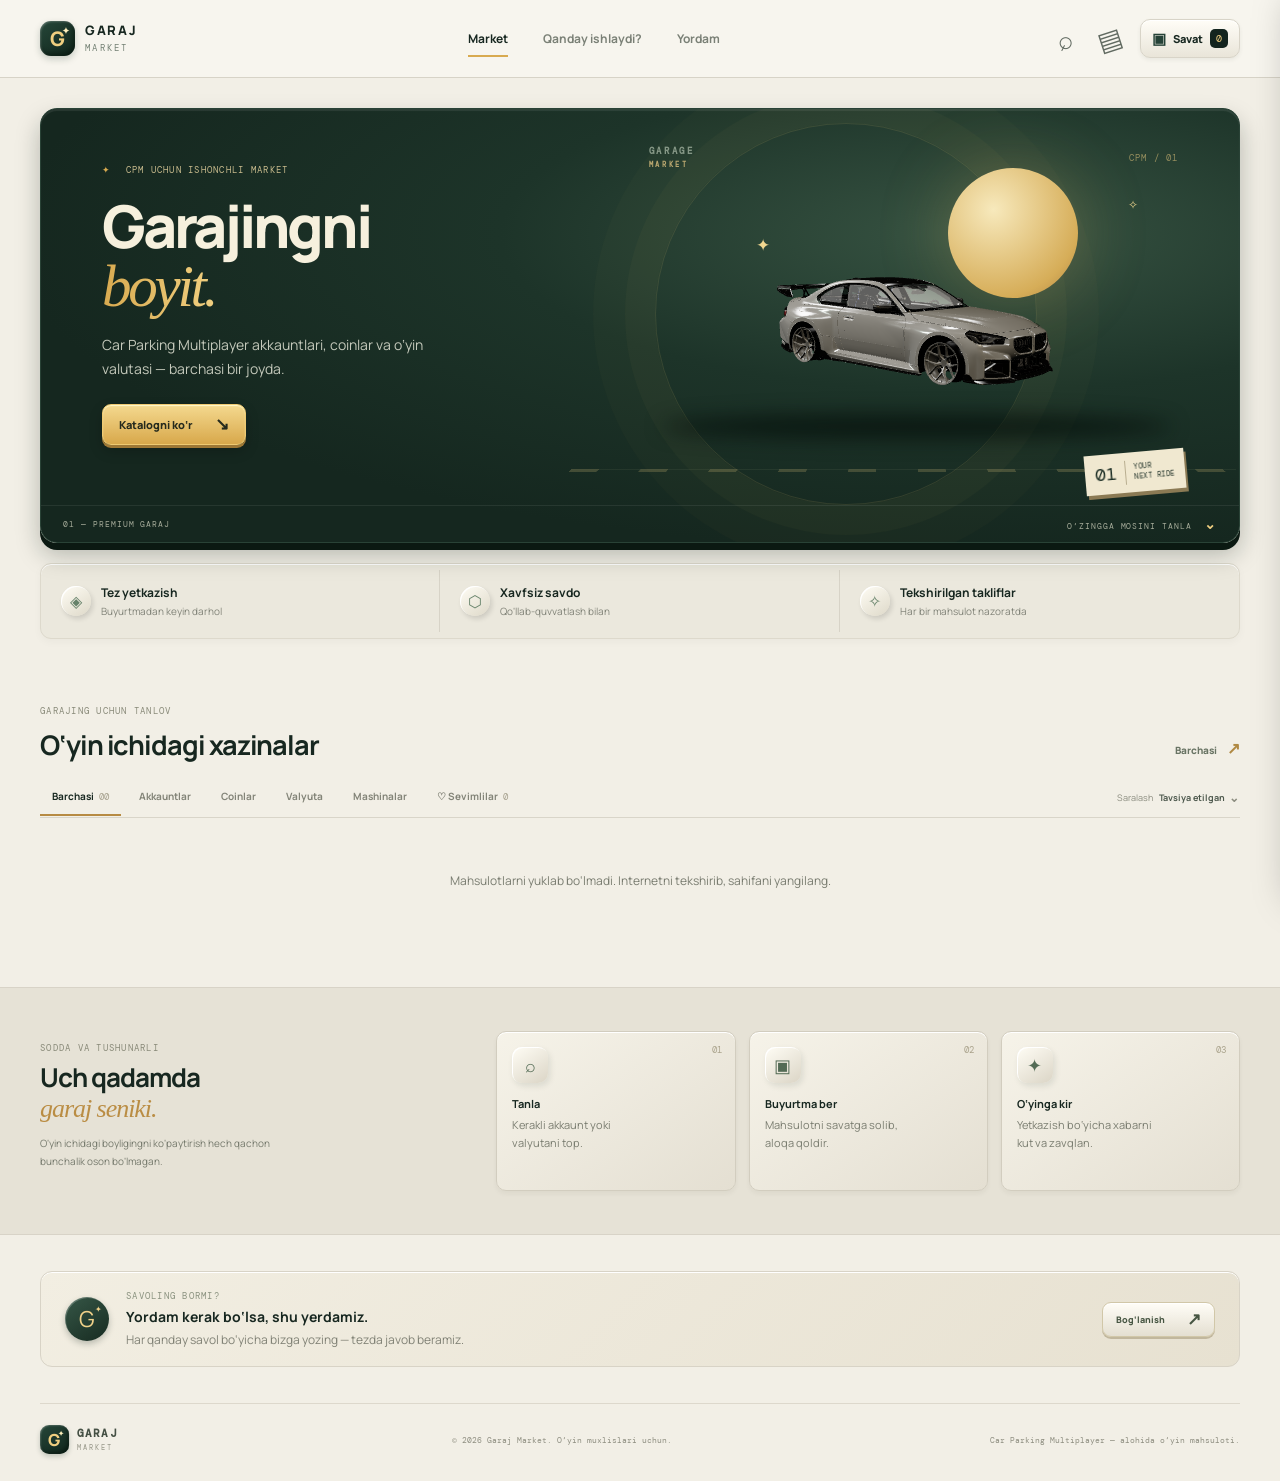
<file: index.html>
<!doctype html>
<html lang="uz">
<head>
  <meta charset="utf-8" />
  <meta name="viewport" content="width=device-width, initial-scale=1" />
  <meta name="theme-color" content="#13241e" />
  <title>Garaj Market — Car Parking Multiplayer akkaunt, coin va mashinalar</title>
  <meta name="description" content="Garaj Market — Car Parking Multiplayer uchun akkauntlar, coinlar, o‘yin valyutasi va tayyor mashinalar do‘koni. Tez yetkazish, xavfsiz savdo, tekshirilgan takliflar." />
  <meta property="og:title" content="Garaj Market — Garajingni boyit" />
  <meta property="og:description" content="CPM akkauntlari, coinlar, o‘yin valyutasi va tayyor mashinalar — barchasi bir joyda. Tez yetkazish va xavfsiz savdo." />
  <meta property="og:type" content="website" />
  <meta property="og:image" content="og-cover.jpg" />
  <meta property="og:image:width" content="1200" />
  <meta property="og:image:height" content="630" />
  <meta property="og:locale" content="uz_UZ" />
  <meta name="twitter:card" content="summary_large_image" />
  <meta name="twitter:title" content="Garaj Market — Garajingni boyit" />
  <meta name="twitter:description" content="CPM akkauntlari, coinlar, o‘yin valyutasi va tayyor mashinalar — barchasi bir joyda." />
  <meta name="twitter:image" content="og-cover.jpg" />
  <link rel="icon" href="data:image/svg+xml,%3Csvg xmlns='http://www.w3.org/2000/svg' viewBox='0 0 64 64'%3E%3Crect width='64' height='64' rx='14' fill='%2313241e'/%3E%3Ctext x='32' y='44' font-family='Arial,sans-serif' font-size='36' font-weight='bold' fill='%23f0cf80' text-anchor='middle'%3EG%3C/text%3E%3C/svg%3E" />
  <link rel="preconnect" href="https://fonts.googleapis.com" />
  <link rel="preconnect" href="https://fonts.gstatic.com" crossorigin />
  <link href="https://fonts.googleapis.com/css2?family=DM+Mono:wght@400;500&family=Manrope:wght@400;500;600;700;800&display=swap" rel="stylesheet" />
  <link rel="stylesheet" href="styles.css" /><link rel="stylesheet" href="extras.css" /><link rel="stylesheet" href="polish.css" />
</head>
<body class="shop-page">
  <header class="shop-header">
    <a class="brand" href="index.html" aria-label="Garaj Market bosh sahifa"><span class="brand-mark">G<span>✦</span></span><span class="brand-name">GARAJ<span>MARKET</span></span></a>
    <nav class="main-nav"><a class="active" href="#market">Market</a><a href="#how">Qanday ishlaydi?</a><a href="#help">Yordam</a></nav>
    <div class="header-actions"><input class="header-search hidden" id="header-search" type="search" placeholder="Mahsulot qidirish…" aria-label="Mahsulot qidirish" /><button class="icon-button search-trigger" id="search-trigger" aria-label="Qidirish">⌕</button><button class="icon-button" id="track-open" aria-label="Buyurtmani kuzatish" title="Buyurtmani kuzatish">▤</button><button class="cart-button" id="cart-open"><span class="cart-glyph">▣</span><span>Savat</span><b id="cart-count">0</b></button></div>
  </header>

  <main>
    <section class="hero-wrap" id="market">
      <div class="hero-panel">
        <div class="hero-copy">
          <div class="eyebrow"><span class="mini-stars">✦</span> CPM UCHUN ISHONCHLI MARKET</div>
          <h1>Garajingni<br /><em>boyit.</em></h1>
          <p>Car Parking Multiplayer akkauntlari, coinlar va o‘yin valutasi — barchasi bir joyda.</p>
          <a class="primary-button" href="#catalog">Katalogni ko‘r <span>↘</span></a>
          
        </div>
        <div class="hero-art" aria-label="Car Parking Multiplayer avtomobili bezagi">
          <div class="sun-disc"></div><span class="road-label">CPM / 01</span><div class="spark spark-one">✦</div><div class="spark spark-two">✧</div>
          <div class="garage-sign">GARAGE<span>MARKET</span></div>
          <div class="car-shadow"></div><div class="car3d-wrap" id="car3d-wrap" aria-hidden="true"></div><div class="hero-car"><div class="car-spoiler"></div><div class="car-body"><div class="car-window"></div><div class="car-window rear"></div><div class="car-door"></div><div class="car-light"></div><div class="car-grille"></div></div><div class="wheel front"><i></i></div><div class="wheel back"><i></i></div></div>
          <div class="art-stamp"><b>01</b><span>YOUR<br />NEXT RIDE</span></div>
        </div>
        <div class="hero-bottom"><span>01 — PREMIUM GARAJ</span><span>O‘ZINGGA MOSINI TANLA <b>⌄</b></span></div>
      </div>
    </section>

    <section class="trust-strip" aria-label="Xizmat afzalliklari"><div><span class="trust-icon">◈</span><span><b>Tez yetkazish</b><small>Buyurtmadan keyin darhol</small></span></div><div><span class="trust-icon">⬡</span><span><b>Xavfsiz savdo</b><small>Qo‘llab-quvvatlash bilan</small></span></div><div><span class="trust-icon">✧</span><span><b>Tekshirilgan takliflar</b><small>Har bir mahsulot nazoratda</small></span></div></section>

    <section class="catalog-section" id="catalog">
      <div class="section-heading"><div><div class="eyebrow">GARAJING UCHUN TANLOV</div><h2>O‘yin ichidagi xazinalar</h2></div><a class="text-link" href="#catalog">Barchasi <span>↗</span></a></div>
      <div class="catalog-tools"><div class="filter-tabs" id="category-filters"><button class="filter active" data-filter="all">Barchasi <span>04</span></button><button class="filter" data-filter="account">Akkauntlar</button><button class="filter" data-filter="coin">Coinlar</button><button class="filter" data-filter="currency">Valyuta</button><button class="filter" data-filter="car">Mashinalar</button><button class="filter" data-filter="favs">♡ Sevimlilar <span id="fav-count">0</span></button></div><label class="sort-select">Saralash <select id="sort-products"><option value="featured">Tavsiya etilgan</option><option value="price-low">Arzonidan</option><option value="price-high">Qimmatidan</option></select><b>⌄</b></label></div>
      <div class="product-grid" id="product-grid" aria-live="polite"></div>
      <div class="empty-state hidden" id="empty-products">Bu bo‘limda hozircha mahsulot yo‘q. Boshqa turini tanlang.</div>
    </section>

    <section class="how-section" id="how"><div class="how-intro"><div class="eyebrow">SODDA VA TUSHUNARLI</div><h2>Uch qadamda<br /><em>garaj seniki.</em></h2><p>O‘yin ichidagi boyligingni ko‘paytirish hech qachon bunchalik oson bo‘lmagan.</p></div><div class="steps"><article><span>01</span><div class="step-icon">⌕</div><h3>Tanla</h3><p>Kerakli akkaunt yoki valyutani top.</p></article><article><span>02</span><div class="step-icon">▣</div><h3>Buyurtma ber</h3><p>Mahsulotni savatga solib, aloqa qoldir.</p></article><article><span>03</span><div class="step-icon">✦</div><h3>O‘yinga kir</h3><p>Yetkazish bo‘yicha xabarni kut va zavqlan.</p></article></div></section>
    <section class="help-banner" id="help"><div class="help-seal">G<span>✦</span></div><div><div class="eyebrow">SAVOLING BORMI?</div><h2>Yordam kerak bo‘lsa, shu yerdamiz.</h2><p>Har qanday savol bo‘yicha bizga yozing — tezda javob beramiz.</p></div><a class="secondary-button hidden" id="help-contact" href="#">Bog‘lanish <span>↗</span></a></section>
  </main>
  <footer class="shop-footer"><a class="brand" href="#"><span class="brand-mark">G<span>✦</span></span><span class="brand-name">GARAJ<span>MARKET</span></span></a><span>© 2026 Garaj Market. O‘yin muxlislari uchun.</span><span>Car Parking Multiplayer — alohida o‘yin mahsuloti.</span></footer>

  <div class="overlay hidden" id="cart-overlay"></div>
  <aside class="cart-drawer" id="cart-drawer" aria-label="Savat" aria-hidden="true"><div class="drawer-head"><div><div class="eyebrow">SENING TANLOVING</div><h2>Savat <span id="drawer-count">(0)</span></h2></div><button class="close-button" id="cart-close" aria-label="Yopish">×</button></div><div class="cart-items" id="cart-items"></div><div class="cart-empty" id="cart-empty"><div>▣</div><b>Savat hozircha bo‘sh</b><span>Garajingga keraklisini tanla.</span></div><form class="checkout-form hidden" id="checkout-form"><label>Ismingiz<input name="name" placeholder="Masalan, Aziz" required /></label><label>Telegram yoki telefon<input name="contact" placeholder="@username yoki +998…" required /></label><label>Izoh <span>(ixtiyoriy)</span><textarea name="note" rows="2" placeholder="Yetkazish bo‘yicha izoh"></textarea></label><div class="promo-row"><input id="promo-input" name="promo" placeholder="Promokod (ixtiyoriy)" maxlength="20" autocomplete="off" /><button type="button" id="promo-apply">Qo‘llash</button></div><div class="promo-message" id="promo-message"></div><button class="primary-button full-button" type="submit">Buyurtma berish <span>↗</span></button><small class="form-note">Buyurtmadan so‘ng sotuvchi siz bilan bog‘lanib, to‘lov va yetkazishni kelishadi.</small></form><div class="drawer-discount hidden" id="drawer-discount"><span>Chegirma (<b id="discount-code"></b>)</span><b id="discount-amount"></b></div><div class="drawer-total hidden" id="drawer-total"><span>Jami</span><b id="cart-total">0 so‘m</b></div></aside>
  <div class="toast" id="toast" role="status"></div>
  <script type="importmap">{ "imports": { "three": "./vendor/three/three.module.js" } }</script>
  <script src="mock-api.js"></script><script src="notify.js"></script><script src="shop.js"></script><script src="fx.js"></script>
  <script type="module" src="car3d.js"></script>
</body>
</html>
</file>
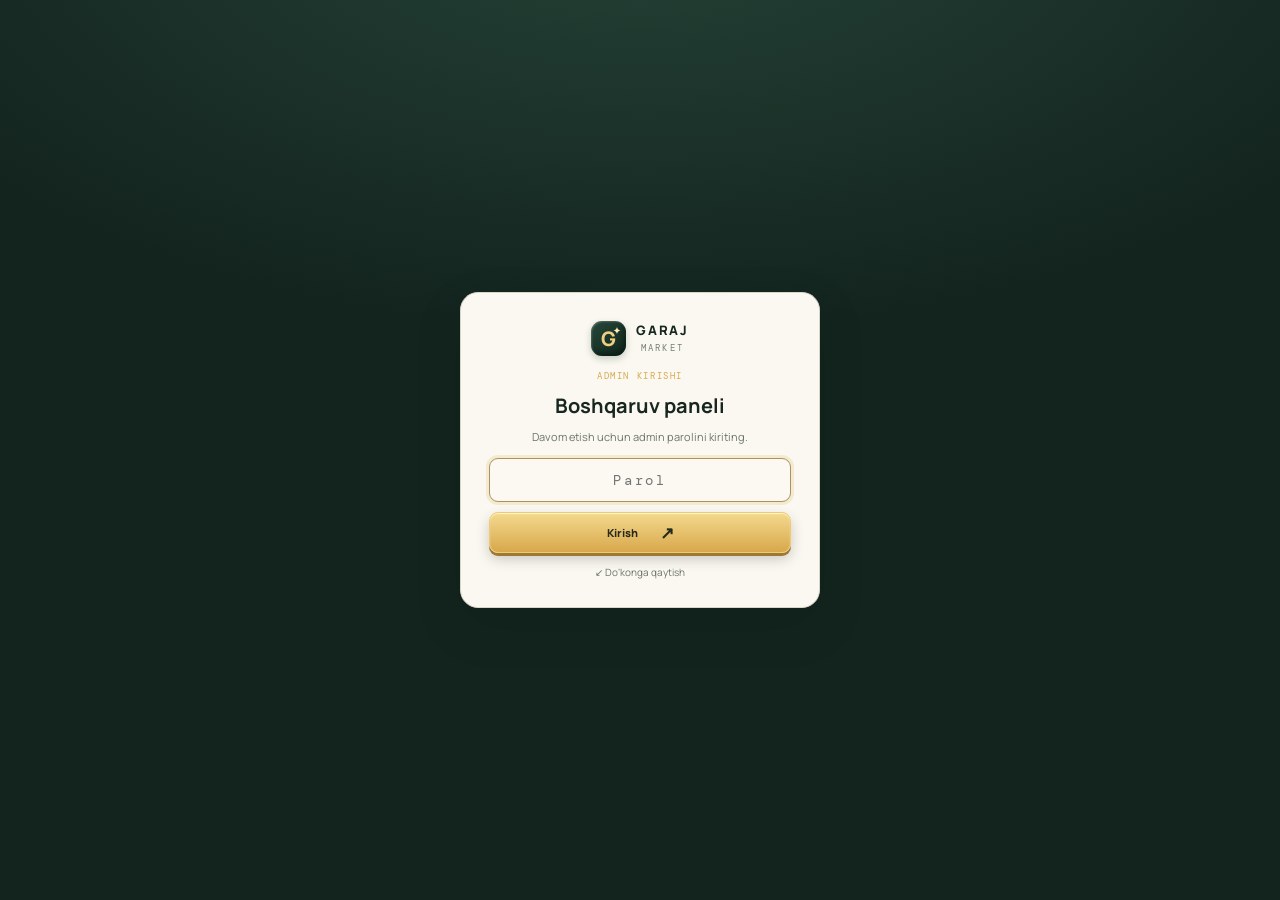
<file: admin.html>
<!doctype html>
<html lang="uz">
<head>
  <meta charset="utf-8" /><meta name="viewport" content="width=device-width, initial-scale=1" /><meta name="theme-color" content="#13241e" />
  <meta name="robots" content="noindex, nofollow" />
  <title>Admin boshqaruv — Garaj Market</title>
  <link rel="preconnect" href="https://fonts.googleapis.com" /><link rel="preconnect" href="https://fonts.gstatic.com" crossorigin /><link href="https://fonts.googleapis.com/css2?family=DM+Mono:wght@400;500&family=Manrope:wght@400;500;600;700;800&display=swap" rel="stylesheet" />
  <link rel="stylesheet" href="styles.css" /><link rel="stylesheet" href="extras.css" /><link rel="stylesheet" href="polish.css" />
</head>
<body class="admin-page admin-locked">
  <div class="auth-gate" id="auth-gate"><form class="auth-box" id="auth-form"><div class="brand"><span class="brand-mark">G<span>✦</span></span><span class="brand-name">GARAJ<span>MARKET</span></span></div><div class="eyebrow">ADMIN KIRISHI</div><h2>Boshqaruv paneli</h2><p>Davom etish uchun admin parolini kiriting.</p><input id="auth-password" type="password" autocomplete="current-password" placeholder="Parol" aria-label="Admin paroli" /><div class="form-error" id="auth-error" role="alert"></div><button class="primary-button full-button" type="submit">Kirish <span>↗</span></button><a class="auth-back" href="index.html">↙ Do‘konga qaytish</a></form></div>
  <aside class="admin-sidebar"><a class="brand" href="index.html"><span class="brand-mark">G<span>✦</span></span><span class="brand-name">GARAJ<span>MARKET</span></span></a><div class="admin-label">BOSHQARUV</div><nav class="admin-nav"><a class="selected" href="#overview" data-nav="overview"><span>▦</span> Umumiy ko‘rinish</a><a href="#products" data-nav="products"><span>◇</span> Mahsulotlar <b id="side-products-count">04</b></a><a href="#orders" data-nav="orders"><span>▣</span> Buyurtmalar <b class="nav-badge" id="side-order-count">0</b></a><a href="#promos" data-nav="promos"><span>％</span> Promokodlar <b id="side-promo-count">0</b></a><a href="#stats" data-nav="stats"><span>∿</span> Statistika</a></nav><div class="sidebar-bottom"><div class="admin-profile"><div class="profile-avatar">GM</div><span><b>Garaj Admin</b><small>Administrator</small></span><span class="profile-more">···</span></div><a class="back-store" href="index.html">↙ <span>Do‘konga qaytish</span></a></div></aside>
  <main class="admin-main">
    <header class="admin-topbar"><div><div class="eyebrow" id="view-eyebrow">SAVDO NAZORATI</div><h1 id="view-title">Umumiy ko‘rinish</h1></div><div class="admin-top-actions"><span class="live-indicator" id="live-indicator"><i></i> Tekshirilmoqda…</span><button id="sync-button" class="sync-button">↻ <span>Yangilash</span></button><div class="profile-avatar small">GM</div></div></header>
    <div class="admin-content">
      <section class="view" data-view="overview">
      <div class="welcome-bar"><div><span>Bugun qanday, admin? 👋</span><p>Do‘koningdagi faoliyat shu yerda jamlangan.</p></div><div class="today-chip" id="today-date">27 OKTABR, 2026 <span>⌄</span></div></div>
      <section class="stats-grid" aria-label="Asosiy ko‘rsatkichlar"><article class="stat-card"><div class="stat-top"><span>Mahsulotlar</span><i>◇</i></div><strong id="stat-products">0</strong><small id="stat-products-note">—</small></article><article class="stat-card"><div class="stat-top"><span>Buyurtmalar</span><i>▣</i></div><strong id="stat-orders">0</strong><small><b id="stat-new-orders">0 ta</b> yangi buyurtma</small></article><article class="stat-card"><div class="stat-top"><span>Ombordagi mahsulot</span><i>▤</i></div><strong id="stat-stock">0</strong><small id="stat-stock-note"><b>Jami</b> mavjud birliklar</small></article><article class="stat-card"><div class="stat-top"><span>Sotuv qiymati</span><i>◉</i></div><strong id="stat-revenue">0 <em>so‘m</em></strong><small id="stat-revenue-note">—</small></article></section>
      <section class="admin-columns"><article class="admin-panel"><div class="panel-heading"><div><div class="eyebrow">TAQSIMOT</div><h2>Kategoriyalar bo‘yicha ombor</h2></div></div><div class="bars" id="cat-bars"></div></article><article class="admin-panel"><div class="panel-heading"><div><div class="eyebrow">DIQQAT</div><h2>Kam qolgan mahsulotlar</h2></div></div><div class="low-list" id="low-stock"></div></article></section>
      </section>
      <section class="view hidden" data-view="products"><article class="admin-panel products-panel" id="products-admin"><div class="panel-heading"><div><div class="eyebrow">KATALOG NAZORATI</div><h2>Mahsulotlar</h2></div><div class="panel-actions"><button class="add-button" id="export-products"><span>⇩</span> CSV</button><button class="add-button ai-button" id="open-ai-modal"><span>✦</span> AI bilan qo‘shish</button><button class="add-button" id="open-product-modal"><span>＋</span> Mahsulot qo‘shish</button></div></div><div class="table-scroll"><table class="admin-table"><thead><tr><th>MAHSULOT</th><th>TUR</th><th>NARX</th><th>OMBOR</th><th>HOLAT</th><th></th></tr></thead><tbody id="admin-products"></tbody></table></div><div class="table-foot"><span id="products-foot-count">0 ta mahsulot</span><a href="index.html">Do‘konda ko‘rish ↗</a></div></article></section>
      <section class="view hidden" data-view="orders"><article class="admin-panel orders-panel orders-page"><div class="panel-heading"><div><div class="eyebrow">BARCHA BUYURTMALAR</div><h2>Buyurtmalar</h2></div><div class="panel-actions"><span class="new-count" id="new-count-chip">0 yangi</span><button class="add-button" id="export-orders"><span>⇩</span> CSV</button></div></div><input class="order-search" id="order-search" type="search" placeholder="ID, ism yoki aloqa bo‘yicha qidirish…" autocomplete="off" /><div class="order-filters" id="order-filters"><button class="chip active" data-of="all">Hammasi</button><button class="chip" data-of="Yangi">Yangi</button><button class="chip" data-of="Bajarildi">Bajarilgan</button><button class="chip" data-of="Bekor qilindi">Bekor qilingan</button></div><div class="orders-list" id="admin-orders"></div><div class="orders-empty" id="orders-empty"><span>▣</span><b>Hozircha buyurtma yo‘q</b><small>Do‘kondan buyurtma kelganda shu yerda ko‘rinadi.</small></div></article></section>
      <section class="view hidden" data-view="promos"><article class="admin-panel"><div class="panel-heading"><div><div class="eyebrow">AKSIYALAR</div><h2>Promokodlar</h2></div></div><form id="promo-form" class="promo-form"><input name="code" maxlength="20" placeholder="Kod (masalan, CPM10)" autocomplete="off" required /><select name="type"><option value="percent">Foiz (%)</option><option value="fixed">So‘m</option></select><input name="value" type="number" min="1" step="1" placeholder="Qiymat" required /><input name="maxUses" type="number" min="0" step="1" placeholder="Limit (0 = cheksiz)" /><button class="add-button" type="submit"><span>＋</span> Qo‘shish</button></form><div class="promo-list" id="promo-list"></div><div class="orders-empty" id="promos-empty"><span>％</span><b>Hozircha promokod yo‘q</b><small>Yuqoridagi forma orqali birinchi kodni qo‘shing.</small></div></article></section>
      <section class="view hidden" data-view="stats"><section class="stats-grid" id="stats-summary" aria-label="Sotuv ko‘rsatkichlari"></section><section class="admin-columns"><article class="admin-panel"><div class="panel-heading"><div><div class="eyebrow">OXIRGI 7 KUN</div><h2>Kunlik tushum</h2></div></div><div class="sales-chart" id="sales-chart"></div></article><article class="admin-panel"><div class="panel-heading"><div><div class="eyebrow">ENG KO‘P SOTILGAN</div><h2>Top mahsulotlar</h2></div></div><div class="top-list" id="top-products"></div></article></section></section>
    </div>
  </main>
  <div class="modal-backdrop hidden" id="product-modal-backdrop"><section class="product-modal" role="dialog" aria-modal="true" aria-labelledby="modal-title"><div class="modal-head"><div><div class="eyebrow" id="modal-eyebrow">KATALOGNI YANGILASH</div><h2 id="modal-title">Mahsulot qo‘shish</h2></div><button class="close-button" id="close-product-modal" aria-label="Yopish">×</button></div>
<form id="product-form" class="product-form" novalidate><input type="hidden" name="id" />
<div class="form-section">ASOSIY MA’LUMOT</div>
<label>Mahsulot nomi<input name="title" maxlength="60" placeholder="Masalan, 45-daraja akkaunt" /></label>
<div class="form-two"><label>Mahsulot turi<select name="category"><option value="account">Akkaunt</option><option value="coin">Coin</option><option value="currency">O‘yin valyutasi</option><option value="car">Mashina</option></select></label><label>Teg / belgi <span>(ixtiyoriy)</span><input name="tag" maxlength="16" placeholder="Masalan, CHEGIRMA" /></label></div>
<div class="form-section">NARX VA OMBOR</div>
<div class="form-three"><label>Narx (so‘m)<input name="price" type="number" min="1000" step="1000" placeholder="150000" /></label><label>Eski narx <span>(ixtiyoriy)</span><input name="oldPrice" type="number" min="0" step="1000" placeholder="200000" /></label><label>Ombordagi soni<input name="stock" type="number" min="0" step="1" value="1" /></label></div>
<div class="form-section">TAFSILOTLAR <span>— xaridor ko‘radi</span></div>
<div class="form-two spec-group" data-group="account"><label>Daraja <span>(ixtiyoriy)</span><input name="level" maxlength="10" placeholder="45" /></label><label>Mashinalar soni <span>(ixtiyoriy)</span><input name="cars" type="number" min="0" placeholder="12" /></label></div>
<div class="form-two spec-group" data-group="account"><label>Pul / balans <span>(ixtiyoriy)</span><input name="money" maxlength="20" placeholder="3 000 000" /></label><label>Platforma<select name="platform"><option value="">Ko‘rsatilmasin</option><option>Android</option><option>iOS</option><option>Android va iOS</option></select></label></div>
<label class="spec-group" data-group="account">Kirish usuli<select name="loginType"><option value="">Ko‘rsatilmasin</option><option>Google</option><option>Facebook</option><option>Email</option><option>Apple ID</option></select></label>
<label class="spec-group hidden" data-group="coin currency">Miqdor<input name="amount" maxlength="24" placeholder="Masalan, 1 000 000" /></label>
<div class="form-two spec-group hidden" data-group="car"><label>Sinf <span>(ixtiyoriy)</span><input name="carClass" maxlength="10" placeholder="Masalan, T2" /></label><label>Ot kuchi (HP)<input name="hp" maxlength="10" placeholder="183" /></label></div>
<div class="form-two spec-group hidden" data-group="car"><label>Moment (Nm)<input name="torque" maxlength="12" placeholder="160" /></label><label>Uzatmalar soni<input name="gears" maxlength="5" placeholder="5" /></label></div>
<div class="form-two spec-group hidden" data-group="car"><label>Yurish g'ildiragi<select name="drive"><option value="">Ko‘rsatilmasin</option><option>RWD</option><option>FWD</option><option>AWD</option></select></label><label>Motor<select name="aspiration"><option value="">Ko‘rsatilmasin</option><option>Turbo</option><option>Atmosferik</option></select></label></div>
<label class="spec-group hidden" data-group="car">Yurgan masofa<input name="mileage" maxlength="16" placeholder="Masalan, 0.0 km" /></label>
<label>Yetkazish vaqti <span>(ixtiyoriy)</span><input name="deliveryTime" maxlength="30" placeholder="Masalan, 5–15 daqiqa" /></label>
<div class="form-section">TAVSIF VA RASM</div>
<label>Batafsil tavsif<textarea name="description" rows="4" maxlength="500" placeholder="Mahsulotda nima bor, qanday shartlar bilan beriladi..."></textarea><small class="field-hint" id="desc-count">0 / 500</small></label>
<label>Rasm havolasi <span>(ixtiyoriy, https://…)</span><input name="image" type="url" placeholder="https://…/rasm.jpg" /></label><div class="image-upload-row"><label class="upload-button" for="product-image-file">⇩ Kompyuterdan rasm yuklash</label><input id="product-image-file" type="file" accept="image/*" hidden /><small>JPG/PNG — avtomatik kichraytiriladi, URL shart emas.</small></div><div class="img-preview hidden" id="img-preview"></div>
<div class="form-error" id="form-error" role="alert"></div>
<div class="modal-actions"><button type="button" class="cancel-button" id="cancel-product-modal">Bekor qilish</button><button class="primary-button" type="submit" id="save-product">Saqlash <span>↗</span></button></div></form></section></div>
  <div class="modal-backdrop hidden" id="ai-modal-backdrop"><section class="product-modal" role="dialog" aria-modal="true" aria-labelledby="ai-modal-title"><div class="modal-head"><div><div class="eyebrow">SUN'IY INTELLEKT</div><h2 id="ai-modal-title">Rasmdan mashina qo‘shish</h2></div><button class="close-button" id="close-ai-modal" aria-label="Yopish">×</button></div>
  <div class="product-form">
  <div class="form-section">GEMINI API KALITI</div>
  <label>Gemini API kaliti<input id="ai-key" type="password" placeholder="AIza..." autocomplete="off" /><small class="field-hint">Kalit faqat shu brauzerda saqlanadi. aistudio.google.com saytidan “Get API key” bilan bepul olinadi.</small></label>
  <div class="form-section">CPM SKRINSHOTLARI</div>
  <label class="ai-drop" for="ai-file">Rasm tanlash — 1–5 ta garaj skrinshoti</label><input id="ai-file" type="file" accept="image/*" multiple hidden />
  <div class="img-preview hidden" id="ai-preview"></div>
  <div class="form-error" id="ai-error" role="alert"></div>
  <div class="modal-actions"><button type="button" class="cancel-button" id="cancel-ai-modal">Bekor qilish</button><button class="primary-button" type="button" id="analyze-image" disabled>Tahlil qilish <span>↗</span></button></div>
  <div id="ai-result" class="hidden"><div class="form-section">AI NATIJASI — tekshirib chiqing</div><div id="ai-results"></div></div>
  </div></section></div>
  <div class="toast" id="toast" role="status"></div><script src="mock-api.js"></script><script src="admin-auth.js"></script><script src="admin.js"></script><script src="ai.js"></script><script src="fx.js"></script>
</body>
</html>
</file>
<file: styles.css>
:root{--forest:#13241e;--forest-2:#1a3028;--forest-3:#254237;--ink:#172720;--muted:#6d756c;--paper:#f2efe6;--paper-2:#e8e4d8;--line:#d9d5c9;--gold:#d8aa50;--gold-hi:#f0cf80;--rust:#bd633f;--green:#5e8061;--cream:#faf8f0;--shadow:0 18px 48px #08140e24;--mono:"DM Mono",monospace;--sans:"Manrope",sans-serif}
*{box-sizing:border-box}html{scroll-behavior:smooth}body{margin:0;font-family:var(--sans);color:var(--ink);background:var(--paper);-webkit-font-smoothing:antialiased}button,input,select,textarea{font:inherit}button,a,select{-webkit-tap-highlight-color:transparent}a{color:inherit;text-decoration:none}button{color:inherit}.hidden{display:none!important}.topline{height:34px;display:flex;align-items:center;justify-content:space-between;padding:0 max(calc((100vw - 1200px)/2),28px);background:var(--forest);color:#bdc5b6;font:10px var(--mono);letter-spacing:.02em}.topline>span:first-child{color:#e4c47d}.online-dot{display:inline-block;width:6px;height:6px;background:#8cbb7e;border-radius:50%;margin-left:6px;box-shadow:0 0 0 3px #8cbb7e28}.shop-header{height:78px;padding:0 max(calc((100vw - 1200px)/2),28px);display:flex;align-items:center;justify-content:space-between;border-bottom:1px solid #d7d3c7;background:#f7f5ee;position:relative;z-index:2}.brand{display:flex;align-items:center;gap:10px}.brand-mark{width:35px;height:35px;display:grid;place-items:center;border-radius:11px;background:linear-gradient(145deg,#264739,#10251c);color:var(--gold-hi);font:800 20px var(--sans);box-shadow:inset 1px 1px 2px #ffffff3b,inset -2px -3px 4px #06130b87,0 3px 7px #10291c35;position:relative}.brand-mark>span{position:absolute;font-size:9px;right:5px;top:3px;color:#fff0bc}.brand-name{font-size:13px;line-height:1;font-weight:800;letter-spacing:.13em}.brand-name span{display:block;font:9px var(--mono);letter-spacing:.25em;color:#748174;margin-top:5px}.main-nav{display:flex;gap:35px;font-size:12px;font-weight:700;color:#7a8076}.main-nav a{padding:10px 0;position:relative}.main-nav a.active,.main-nav a:hover{color:var(--ink)}.main-nav a.active:after{content:"";height:2px;position:absolute;bottom:0;left:0;right:0;background:var(--gold)}.header-actions{display:flex;align-items:center;gap:12px}.icon-button{border:0;background:transparent;font-size:26px;color:#616a61;transform:rotate(-18deg);cursor:pointer}.cart-button{border:1px solid #d8d4c8;background:linear-gradient(#fffdf7,#e9e5d9);border-radius:10px;padding:8px 11px;display:flex;gap:7px;align-items:center;font-size:11px;font-weight:800;box-shadow:0 2px 4px #26332812,inset 0 1px #fff;cursor:pointer}.cart-glyph{font-size:15px;color:var(--forest-3)}.cart-button>b{font:10px var(--mono);background:var(--forest);color:var(--gold-hi);padding:3px 5px;border-radius:5px;min-width:18px;text-align:center}.admin-shortcut{font:10px var(--mono);color:#858a7e;margin-left:4px}.admin-shortcut:hover{color:var(--forest)}
.hero-wrap{max-width:1200px;padding:30px 0 0;margin:0 auto}.hero-panel{min-height:435px;border-radius:17px;background:radial-gradient(ellipse at 78% 29%,#375342 0,#1d3429 36%,#15271f 73%);box-shadow:0 7px 0 #0b1912,0 12px 24px #0b1a1244,inset 0 2px 1px #ffffff16;position:relative;overflow:hidden;color:#f6f0dd;display:grid;grid-template-columns:44% 56%;border:1px solid #294236}.hero-panel:before{content:"";position:absolute;inset:0;background-image:radial-gradient(#f3e8c70c .7px,transparent .7px);background-size:6px 6px;opacity:.55;pointer-events:none}.hero-copy{padding:55px 30px 49px 61px;z-index:1}.eyebrow{font:9px var(--mono);letter-spacing:.14em;color:#8a927f}.hero-copy .eyebrow{color:#c8bb8d}.mini-stars{color:var(--gold);margin-right:8px}.hero-copy h1{font-size:59px;line-height:.99;letter-spacing:-.055em;margin:21px 0 17px;font-weight:800}.hero-copy h1 em,.how-intro h2 em{font-family:Georgia,serif;font-weight:400;color:#edc46d}.hero-copy p{font-size:12px;line-height:1.75;color:#c4c9bb;max-width:340px;margin:0 0 22px}.primary-button,.secondary-button{border:1px solid #efca72;color:#252a1d;background:linear-gradient(180deg,#f4d98f 0%,#d8a84b 100%);border-radius:9px;padding:12px 16px;display:inline-flex;align-items:center;justify-content:center;gap:22px;font-size:11px;font-weight:800;box-shadow:inset 0 1px 1px #fff8cc,0 3px 0 #9e7835,0 6px 14px #0003;cursor:pointer;transition:transform .15s,filter .15s}.primary-button:hover,.secondary-button:hover{filter:brightness(1.05);transform:translateY(-1px)}.primary-button span,.secondary-button span{font-size:17px;line-height:10px}.hero-proof{margin-top:27px;display:flex;align-items:center;gap:10px;color:#aeb7a8;font-size:9px}.hero-proof strong{color:#ede9da}.avatar-stack{display:flex;padding-left:2px}.avatar-stack>*{width:23px;height:23px;display:grid;place-items:center;border-radius:50%;margin-left:-3px;border:2px solid #1b3025;font:8px var(--mono);font-style:normal;color:#eee1bf;background:#947352}.avatar-stack i:nth-child(2){background:#617a73}.avatar-stack i:nth-child(3){background:#a05a39}.avatar-stack>b{background:var(--gold);color:#322c1f}.hero-art{position:relative;min-height:390px;overflow:hidden}.hero-art:before{content:"";position:absolute;width:380px;height:380px;border:1px solid #d4b46c24;border-radius:50%;top:14px;left:13%;box-shadow:0 0 0 30px #d4b46c08,0 0 0 62px #d4b46c06}.hero-art:after{content:"";position:absolute;left:0;right:0;bottom:28px;height:112px;background:linear-gradient(180deg,#192e25 0,#10221b 100%);border-top:1px solid #87926c36;transform:perspective(330px) rotateX(50deg);transform-origin:bottom}.sun-disc{position:absolute;width:130px;height:130px;border-radius:50%;background:radial-gradient(circle at 35% 32%,#f7e9bc,#d6ad58 72%,#ac8040);top:59px;right:24%;box-shadow:0 0 70px #dfbb6644}.road-label{position:absolute;right:9%;top:43px;color:#d1b975a6;font:9px var(--mono);letter-spacing:.14em}.garage-sign{position:absolute;top:35px;left:12%;font:800 9px var(--mono);letter-spacing:.3em;color:#859786;line-height:1.7;z-index:1}.garage-sign span{display:block;color:#b8a66f;font-size:7px}.spark{position:absolute;color:#f0d68f;font-size:17px;z-index:2}.spark-one{top:124px;left:28%}.spark-two{top:87px;right:15%;font-size:12px}.car-shadow{position:absolute;z-index:2;bottom:103px;left:14%;width:76%;height:25px;background:#030c08aa;filter:blur(10px);border-radius:50%}.hero-car{position:absolute;z-index:3;left:12%;bottom:106px;width:78%;height:138px;filter:drop-shadow(0 8px 3px #06120c99)}.car-body{position:absolute;bottom:24px;left:2%;height:68px;width:96%;background:linear-gradient(180deg,#e6d8b8 0%,#b39d76 14%,#71634f 58%,#343d37 100%);border-radius:54% 33% 18% 12% / 71% 67% 22% 20%;clip-path:polygon(0 50%,4% 31%,25% 18%,37% 0,66% 0,81% 18%,95% 27%,100% 51%,97% 83%,88% 100%,10% 100%,1% 80%);box-shadow:inset 0 4px 6px #fff5d9,inset 0 -9px 8px #122019}.car-window{position:absolute;left:36%;top:3px;width:24%;height:29px;background:linear-gradient(140deg,#71817c,#223934);clip-path:polygon(37% 0,91% 0,100% 100%,0 100%);border:2px solid #bea980}.car-window.rear{left:61%;width:19%;clip-path:polygon(0 0,63% 0,100% 100%,7% 100%)}.car-door{position:absolute;left:58%;top:35px;height:30px;width:1px;background:#544f41;box-shadow:-43px 7px #574f40}.car-light{position:absolute;right:3%;top:27px;width:22px;height:8px;border-radius:1px 7px 3px 1px;background:#f1dcaa;box-shadow:0 0 11px #ffe5a1}.car-grille{position:absolute;left:0;top:42px;width:13px;height:18px;border-radius:5px 0 0 4px;background:#182822;border-right:2px solid #bda57c}.car-spoiler{position:absolute;z-index:1;right:11%;top:24px;width:52px;height:5px;background:#bca982;transform:skew(-16deg);box-shadow:0 4px 0 -1px #4e5449}.wheel{position:absolute;z-index:2;bottom:16px;width:48px;height:48px;border-radius:50%;background:linear-gradient(135deg,#44504b,#101713 64%);border:5px solid #171c18;box-shadow:0 0 0 2px #847759,inset 0 0 0 3px #090e0c}.wheel i{position:absolute;inset:8px;border-radius:50%;border:2px dotted #b7aa87;background:radial-gradient(circle,#736e5a 0 3px,#242923 4px)}.wheel.front{left:18%}.wheel.back{right:15%}.art-stamp{position:absolute;z-index:4;right:8%;bottom:50px;background:#f0e8d0;color:#1b2d24;padding:8px 10px;display:flex;align-items:center;gap:8px;transform:rotate(-5deg);box-shadow:2px 4px 0 #8b7a54}.art-stamp>b{font:18px var(--mono);border-right:1px solid #b9ae90;padding-right:8px}.art-stamp>span{font:7px var(--mono);line-height:1.4;letter-spacing:.08em}.hero-bottom{grid-column:1/-1;position:absolute;bottom:0;left:0;right:0;height:37px;border-top:1px solid #ffffff13;display:flex;align-items:center;justify-content:space-between;padding:0 22px;color:#a6ac9a;font:8px var(--mono);letter-spacing:.12em;z-index:4}.hero-bottom b{color:var(--gold-hi);font-size:14px;margin-left:6px}
.trust-strip{max-width:1200px;margin:20px auto 0;min-height:76px;display:grid;grid-template-columns:repeat(4,1fr);align-items:center;background:#ebe8dd;border:1px solid #ddd9cc;border-radius:11px;box-shadow:inset 0 1px #fff,0 3px 8px #13241e09}.trust-strip>div{display:flex;align-items:center;gap:10px;padding:14px 20px;border-right:1px solid #d7d3c7}.trust-strip>div:last-child{border:0}.trust-icon{display:grid;place-items:center;width:30px;height:30px;border-radius:50%;background:linear-gradient(145deg,#fffdf5,#ded9c9);box-shadow:inset 1px 1px #fff,2px 3px 5px #1112;color:#66826a;font-size:16px}.trust-strip b,.trust-strip small{display:block}.trust-strip b{font-size:10px}.trust-strip small{font-size:8px;color:#818378;margin-top:3px}.trust-rating{display:block!important;text-align:center}.trust-rating>span{font-size:13px;letter-spacing:2px;color:#c49543}.trust-rating small{margin-top:3px}
.catalog-section{max-width:1200px;padding:66px 0 63px;margin:0 auto}.section-heading{display:flex;align-items:flex-end;justify-content:space-between;margin-bottom:25px}.section-heading .eyebrow,.how-intro .eyebrow{color:#898a79}.section-heading h2,.how-intro h2{margin:9px 0 0;font-size:27px;letter-spacing:-.04em}.text-link{font-size:10px;font-weight:800;color:#697464;padding-bottom:4px}.text-link span{font-size:16px;color:#b08943;margin-left:8px}.catalog-tools{display:flex;justify-content:space-between;align-items:center;border-bottom:1px solid #d9d5c9;margin-bottom:19px}.filter-tabs{display:flex;gap:6px}.filter{background:none;border:0;border-bottom:2px solid transparent;padding:0 12px 11px;color:#838478;font-size:10px;font-weight:700;cursor:pointer}.filter.active{color:var(--ink);border-color:#b78b43}.filter span{font:9px var(--mono);color:#a6a08d;margin-left:3px}.sort-select{display:flex;align-items:center;gap:6px;padding-bottom:10px;font-size:9px;color:#8b8c7f;position:relative}.sort-select select{border:0;appearance:none;background:transparent;font-size:9px;font-weight:700;color:#4d584d;padding:3px 15px 3px 0;cursor:pointer;outline:0}.sort-select b{position:absolute;right:1px;pointer-events:none;font-size:12px}.product-grid{display:grid;grid-template-columns:repeat(4,minmax(0,1fr));gap:17px}.product-card{background:linear-gradient(148deg,#fbf9f1,#ece8dc);border:1px solid #dedacd;border-radius:13px;overflow:hidden;box-shadow:0 3px 8px #17271c0a,inset 0 1px #fff;transition:transform .2s,box-shadow .2s}.product-card:hover{transform:translateY(-4px);box-shadow:0 12px 23px #17271c17,inset 0 1px #fff}.product-visual{height:158px;position:relative;overflow:hidden;background:radial-gradient(circle at 50% 47%,#e8d6a67c,transparent 48%),linear-gradient(135deg,#e4e0d2,#c8c5b5);display:grid;place-items:center;border-bottom:1px solid #dcd7c8}.product-visual:before{content:"";position:absolute;inset:0;background:linear-gradient(135deg,#fff4,#fff0 42%,#28382b0b);background-size:100% 100%}.visual-ring{position:absolute;width:140px;height:140px;border-radius:50%;border:1px solid #9d8a5744;box-shadow:0 0 0 11px #b9a36a0c,0 0 0 24px #b9a36a0c}.visual-plate{position:relative;z-index:1;width:108px;height:95px;border-radius:14px;background:linear-gradient(145deg,#365548,#182a21);box-shadow:inset 2px 2px 4px #ffffff3e,inset -4px -5px 7px #0c1913,5px 8px 12px #2731223f;display:grid;place-items:center;transform:rotate(-6deg)}.visual-plate:after{content:"";position:absolute;inset:7px;border:1px solid #d8ba6e74;border-radius:9px}.visual-glyph{color:#eed08a;font-size:38px;text-shadow:0 2px 0 #947342}.visual-label{position:absolute;z-index:2;bottom:14px;right:14px;background:#f6f0dc;color:#33443a;border:1px solid #cfc4a4;border-radius:5px;padding:5px 7px;font:8px var(--mono);box-shadow:0 2px 3px #141d1640}.product-visual.coins{background:radial-gradient(circle at 50%,#f5e4b4,#d8c899 66%,#c5beaa)}.product-visual.coins .visual-plate{background:linear-gradient(145deg,#796032,#473818)}.coin-stack{position:absolute;width:57px;height:44px;left:26px;top:31px;z-index:2}.coin-stack i{position:absolute;width:36px;height:13px;border:2px solid #f4d576;border-radius:50%;background:linear-gradient(#d9b64e,#9c7029);box-shadow:0 5px 0 #73551f}.coin-stack i:nth-child(1){top:20px;left:2px}.coin-stack i:nth-child(2){top:11px;left:13px}.coin-stack i:nth-child(3){top:2px;left:21px}.product-visual.cash{background:radial-gradient(circle at 50%,#d6dfc6,#b9c4af 70%,#a7b5a1)}.product-visual.cash .visual-plate{background:linear-gradient(145deg,#446946,#243f29)}.cash-stack{position:absolute;z-index:2;width:57px;height:36px;left:25px;top:33px;background:repeating-linear-gradient(0deg,#d9d39b 0 4px,#8d9863 5px 7px);border:2px solid #eee1a2;border-radius:4px;transform:rotate(-9deg);box-shadow:4px 6px 4px #14201766}.cash-stack:after{content:"$";position:absolute;left:19px;top:8px;color:#5e753d;font:700 15px Georgia}.product-visual.premium{background:radial-gradient(circle at 52%,#e9cfb1,#d1b69a 70%,#beaa96)}.product-visual.premium .visual-plate{background:linear-gradient(145deg,#744833,#472a20)}.product-tag{position:absolute;z-index:3;top:11px;left:11px;background:#f4f0e5e8;border:1px solid #d6d0bf;border-radius:4px;padding:5px 7px;color:#657564;font:7px var(--mono);letter-spacing:.06em}.product-fav{position:absolute;z-index:3;top:9px;right:11px;border:0;background:#f6f2e7b5;width:25px;height:25px;border-radius:50%;color:#939184;cursor:pointer}.product-fav:hover,.product-fav.saved{color:#b55f44}.product-info{padding:13px 14px 14px}.product-type{font:8px var(--mono);letter-spacing:.12em;color:#8e917f;text-transform:uppercase}.product-name{font-size:13px;font-weight:800;letter-spacing:-.02em;margin:5px 0 4px}.product-description{font-size:9px;line-height:1.55;color:#818276;height:29px;margin:0 0 12px}.product-bottom{display:flex;align-items:flex-end;justify-content:space-between;border-top:1px solid #dedacd;padding-top:10px}.price-label{font:8px var(--mono);color:#999889}.product-price{display:block;font-size:14px;font-weight:800;margin-top:2px;white-space:nowrap}.product-price small{font-size:8px;font-weight:600;color:#727b6c}.add-cart{width:34px;height:32px;border:1px solid #385846;border-radius:8px;background:linear-gradient(145deg,#345544,#1c3528);color:#f2d88e;font-size:19px;box-shadow:inset 1px 1px #ffffff35,inset -1px -2px #08150e,0 2px 0 #102219;cursor:pointer}.add-cart:hover{filter:brightness(1.2)}.add-cart:disabled{opacity:.45;cursor:not-allowed}.stock-note{font:8px var(--mono);color:#9a7651;margin-top:8px}.empty-state{text-align:center;padding:35px;color:#797c70;font-size:12px}
.how-section{background:#e6e2d6;border-top:1px solid #d8d3c7;border-bottom:1px solid #d8d3c7;padding:43px max(calc((100vw - 1200px)/2),28px);display:grid;grid-template-columns:.82fr 1.5fr;gap:50px;align-items:center}.how-intro h2{line-height:1.15;font-size:26px}.how-intro h2 em{color:#ba8d44}.how-intro p{font-size:10px;line-height:1.75;color:#767a6d;max-width:275px;margin-top:12px}.steps{display:grid;grid-template-columns:repeat(3,1fr);gap:13px}.steps article{min-height:160px;border:1px solid #d2cdbf;border-radius:10px;background:linear-gradient(145deg,#f6f3e9,#e4dfd2);padding:15px;box-shadow:inset 0 1px #fff,0 3px 5px #26301b0c;position:relative}.steps article>span{position:absolute;right:13px;top:12px;color:#aaa38c;font:9px var(--mono)}.step-icon{width:36px;height:36px;display:grid;place-items:center;border-radius:10px;background:linear-gradient(145deg,#fffdf5,#dbd5c6);box-shadow:inset 1px 1px #fff,2px 3px 6px #13241e1a;color:#536b55;font-size:18px}.steps h3{font-size:11px;margin:13px 0 5px}.steps p{font-size:9px;line-height:1.6;color:#7a7d70;margin:0;max-width:145px}.help-banner{max-width:1200px;margin:36px auto;padding:18px 24px;display:flex;align-items:center;gap:17px;border:1px solid #d8d3c6;border-radius:12px;background:linear-gradient(135deg,#f2eee2,#e7e1d1);box-shadow:inset 0 1px #fff}.help-seal{display:grid;place-items:center;flex:0 0 44px;height:44px;border-radius:50%;background:linear-gradient(145deg,#365747,#172b21);color:#f1d28a;font-size:22px;box-shadow:inset 1px 1px #ffffff39,0 3px 6px #14251c40;position:relative}.help-seal span{position:absolute;font-size:8px;right:7px;top:6px}.help-banner>div:nth-child(2){flex:1}.help-banner h2{font-size:14px;margin:5px 0}.help-banner p{margin:0;color:#818276;font-size:9px}.secondary-button{padding:10px 13px;background:linear-gradient(#fffdf7,#e4dfd1);border:1px solid #d1c7a8;color:#465542;box-shadow:inset 0 1px #fff,0 2px 0 #c1b79d;font-size:9px}.shop-footer{max-width:1200px;margin:0 auto;padding:18px 0 24px;border-top:1px solid #ddd8cc;display:flex;align-items:center;justify-content:space-between;color:#8e8e80;font:8px var(--mono)}.shop-footer .brand{transform:scale(.83);transform-origin:left center}.shop-footer .brand-name{color:#455044}.shop-footer .brand-name span{color:#969688}
.overlay{position:fixed;inset:0;background:#0b170fc2;z-index:20;opacity:0;transition:opacity .25s}.overlay.show{opacity:1}.cart-drawer{position:fixed;z-index:21;right:0;top:0;bottom:0;width:min(420px,100%);background:linear-gradient(145deg,#f7f5ee,#e8e4d8);padding:25px;box-shadow:-10px 0 36px #0004;transform:translateX(105%);transition:transform .28s ease;display:flex;flex-direction:column}.cart-drawer.open{transform:translateX(0)}.drawer-head{display:flex;align-items:flex-start;justify-content:space-between;padding-bottom:16px;border-bottom:1px solid #d8d4c8}.drawer-head h2{margin:5px 0 0;font-size:22px}.drawer-head h2 span{font:11px var(--mono);color:#919081}.close-button{border:1px solid #d8d3c6;background:linear-gradient(#fffdf6,#e6e1d5);width:31px;height:31px;border-radius:8px;font-size:21px;line-height:20px;cursor:pointer;box-shadow:inset 0 1px #fff,0 2px 3px #14241c12}.cart-items{overflow:auto;flex:1}.cart-line{display:grid;grid-template-columns:48px 1fr auto;gap:10px;padding:13px 0;border-bottom:1px solid #ddd8cc;align-items:center}.cart-thumb{width:46px;height:46px;border-radius:9px;background:linear-gradient(145deg,#345544,#192b22);display:grid;place-items:center;color:#f0d28a;font-size:19px;box-shadow:inset 1px 1px #ffffff35,0 3px 5px #14241c24}.cart-line b{display:block;font-size:10px}.cart-line small{display:block;font-size:9px;color:#858679;margin-top:3px}.quantity-control{display:flex;align-items:center;gap:7px;margin-top:6px}.quantity-control button,.remove-item{width:19px;height:19px;border:1px solid #d0ccbf;border-radius:5px;background:#f9f6ec;cursor:pointer;font-size:12px}.quantity-control span{font:9px var(--mono)}.cart-line-price{font-size:10px;font-weight:800;white-space:nowrap}.remove-item{border:0;background:transparent;color:#9f7964;font-size:16px}.cart-empty{margin:auto;display:flex;flex-direction:column;align-items:center;gap:8px;color:#8b897a}.cart-empty>div{font-size:38px;color:#bda86e}.cart-empty b{font-size:12px;color:#525e50}.cart-empty span{font-size:10px}.checkout-form{padding-top:15px;display:grid;gap:11px}.checkout-form label,.product-form label{display:grid;gap:5px;font-size:9px;font-weight:800;color:#646d5e}.checkout-form label>span{font-weight:500;color:#969586}.checkout-form input,.checkout-form textarea,.product-form input,.product-form textarea,.product-form select{width:100%;border:1px solid #d2cdbf;border-radius:7px;background:#faf8f0;padding:10px 11px;font-size:10px;color:#27392e;outline:0;box-shadow:inset 0 2px 3px #22321b0a}.checkout-form input:focus,.checkout-form textarea:focus,.product-form input:focus,.product-form textarea:focus,.product-form select:focus{border-color:#ad935d;box-shadow:0 0 0 3px #d8aa5030}.checkout-form textarea,.product-form textarea{resize:vertical}.full-button{width:100%}.form-note{font-size:8px;color:#919081;text-align:center}.drawer-total{display:flex;justify-content:space-between;border-top:1px solid #d7d2c6;padding-top:13px;margin-top:13px;font-size:11px}.drawer-total b{font-size:15px}.toast{position:fixed;z-index:40;bottom:20px;left:50%;transform:translate(-50%,20px);opacity:0;pointer-events:none;background:#1c3327;color:#f7edcf;border:1px solid #496453;border-radius:9px;padding:12px 17px;box-shadow:0 8px 25px #0003;font-size:10px;font-weight:700;transition:opacity .2s,transform .2s;white-space:nowrap}.toast.show{opacity:1;transform:translate(-50%,0)}
/* Admin dashboard */
.admin-page{min-height:100vh;background:#efede4;display:flex}.admin-sidebar{width:220px;flex:0 0 220px;min-height:100vh;background:linear-gradient(160deg,#193127,#10241b 70%);color:#e9eadf;padding:23px 14px 15px;display:flex;flex-direction:column;box-shadow:inset -1px 0 #ffffff12}.admin-sidebar .brand{padding:0 9px 29px}.admin-sidebar .brand-name{font-size:12px}.admin-sidebar .brand-name span{color:#9ba694}.admin-label{font:8px var(--mono);letter-spacing:.16em;color:#76877a;padding:0 11px 10px}.admin-nav{display:grid;gap:4px}.admin-nav a{padding:11px;border-radius:7px;color:#aeb8aa;font-size:10px;font-weight:600;display:flex;align-items:center;gap:10px}.admin-nav a>span{font-size:15px;color:#81967f;width:15px;text-align:center}.admin-nav a>b{margin-left:auto;font:8px var(--mono);color:#a9b2a3}.admin-nav a.selected{background:linear-gradient(100deg,#d1a45130,#d1a45113);color:#f4e6c0;box-shadow:inset 2px 0 #d4ab57}.admin-nav a.selected>span{color:#e4c272}.admin-nav .nav-badge{color:#f5da98;background:#a77b2b66;padding:4px 6px;border-radius:6px}.sidebar-bottom{margin-top:auto}.admin-profile{border-top:1px solid #ffffff17;padding:16px 5px 13px;display:flex;align-items:center;gap:8px}.profile-avatar{width:30px;height:30px;display:grid;place-items:center;border-radius:9px;background:linear-gradient(145deg,#d6b266,#8f6834);color:#fff5d3;font:800 9px var(--mono);box-shadow:inset 1px 1px #fff7,0 2px 5px #0003}.profile-avatar.small{width:30px;height:30px}.admin-profile b,.admin-profile small{display:block}.admin-profile b{font-size:9px}.admin-profile small{font-size:8px;color:#929f91;margin-top:3px}.profile-more{margin-left:auto;color:#96a294}.back-store{padding:10px;color:#96a698;font-size:9px;display:flex;gap:8px;align-items:center}.back-store:hover{color:#f2d48d}.admin-main{flex:1;min-width:0}.admin-topbar{height:82px;background:#f7f5ed;border-bottom:1px solid #dcd8cc;padding:0 33px;display:flex;align-items:center;justify-content:space-between}.admin-topbar h1{font-size:19px;letter-spacing:-.035em;margin:4px 0 0}.admin-topbar .eyebrow{font-size:8px;color:#989587}.admin-top-actions{display:flex;align-items:center;gap:17px}.live-indicator{font:8px var(--mono);color:#788577}.live-indicator i{display:inline-block;width:6px;height:6px;border-radius:50%;background:#71a36c;margin-right:5px;box-shadow:0 0 0 3px #71a36c22}.sync-button{border:1px solid #d5d1c5;background:linear-gradient(#fffdf7,#e7e3d8);border-radius:7px;padding:8px 10px;font-size:10px;color:#596655;box-shadow:inset 0 1px #fff;cursor:pointer}.admin-content{max-width:1320px;margin:0 auto;padding:21px 32px 30px}.welcome-bar{display:flex;justify-content:space-between;align-items:center;margin-bottom:15px}.welcome-bar>div:first-child>span{font-size:12px;font-weight:800}.welcome-bar p{font-size:9px;color:#868879;margin:4px 0 0}.today-chip{border:1px solid #d9d4c6;background:#f8f6ef;border-radius:7px;padding:8px 10px;font:8px var(--mono);letter-spacing:.05em;color:#727c6e;box-shadow:inset 0 1px #fff}.today-chip span{margin-left:11px;color:#b19151}.stats-grid{display:grid;grid-template-columns:repeat(4,minmax(0,1fr));gap:12px;margin-bottom:17px}.stat-card{background:linear-gradient(145deg,#faf8f0,#eeebdf);border:1px solid #dbd7ca;border-radius:10px;padding:12px 13px 10px;box-shadow:inset 0 1px #fff,0 3px 7px #29351e09;position:relative;overflow:hidden;min-height:111px}.stat-top{display:flex;justify-content:space-between;color:#828476;font-size:9px;font-weight:700}.stat-top i{font-style:normal;color:#9c8958;font-size:14px}.stat-card>strong{display:block;margin-top:9px;font:500 22px var(--mono);letter-spacing:-.06em;color:#1b3024}.stat-card>strong em{font:9px var(--sans);font-style:normal;color:#798072;letter-spacing:0}.stat-card>small{display:block;font-size:8px;color:#89897c;margin-top:5px}.stat-card>small b{color:#66816b;font-weight:700}.stat-spark{position:absolute;right:11px;bottom:12px;font:11px var(--mono);letter-spacing:1px;opacity:.66}.spark-green{color:#719371}.spark-gold{color:#bb9951}.spark-blue{color:#729291}.admin-columns{display:grid;grid-template-columns:minmax(0,1.55fr) minmax(260px,.86fr);gap:13px;align-items:start}.admin-panel{background:#f8f6ef;border:1px solid #dcd8cc;border-radius:10px;box-shadow:inset 0 1px #fff,0 3px 8px #27331e0b;overflow:hidden}.panel-heading{padding:14px 15px;display:flex;align-items:center;justify-content:space-between;border-bottom:1px solid #e2ded2}.panel-heading .eyebrow{font-size:7px;color:#979486}.panel-heading h2{margin:4px 0 0;font-size:13px;letter-spacing:-.02em}.add-button{border:1px solid #c49d55;border-radius:7px;background:linear-gradient(#f1d48a,#d4a749);padding:8px 10px;display:flex;align-items:center;gap:5px;font-size:9px;font-weight:800;color:#3c3424;box-shadow:inset 0 1px #fff8c9,0 2px 0 #ab833b;cursor:pointer}.add-button span{font-size:15px}.table-scroll{overflow:auto}.admin-table{width:100%;border-collapse:collapse;min-width:525px}.admin-table th{text-align:left;padding:9px 11px;background:#f0ede3;color:#969486;font:7px var(--mono);letter-spacing:.08em;white-space:nowrap}.admin-table td{padding:10px 11px;border-top:1px solid #e9e5da;font-size:9px;white-space:nowrap}.admin-table td:first-child{min-width:143px}.item-cell{display:flex;align-items:center;gap:8px}.mini-product{width:27px;height:27px;border-radius:7px;background:linear-gradient(145deg,#345444,#1c3026);color:#efd48e;display:grid;place-items:center;font-size:12px;box-shadow:inset 1px 1px #fff4,0 2px 3px #11201825}.item-cell b{font-size:9px;max-width:125px;overflow:hidden;text-overflow:ellipsis}.table-type{font:7px var(--mono);text-transform:uppercase;color:#879080;letter-spacing:.05em}.table-price{font-weight:800}.stock-control{display:flex;align-items:center;gap:5px}.stock-control button{width:18px;height:18px;border:1px solid #d7d2c5;background:#fbf9f2;border-radius:5px;color:#687a66;cursor:pointer}.stock-control span{font:8px var(--mono);min-width:15px;text-align:center}.stock-pill,.status-pill{display:inline-flex;align-items:center;padding:4px 6px;border-radius:4px;font:7px var(--mono);background:#e6efe2;color:#60815b}.stock-pill.low{background:#f6ebd5;color:#a17a36}.delete-product{border:0;background:none;color:#9e9481;font-size:15px;cursor:pointer}.delete-product:hover{color:#b45138}.table-foot{padding:10px 14px;border-top:1px solid #e2ded2;display:flex;justify-content:space-between;font:8px var(--mono);color:#999686}.table-foot a{color:#74826d}.orders-panel{min-height:240px}.new-count{font:7px var(--mono);color:#9b7835;background:#f2e7c9;padding:5px 7px;border-radius:5px}.orders-list{padding:0 13px}.order-row{padding:11px 0;border-bottom:1px solid #e8e4d8}.order-row:last-child{border:0}.order-top{display:flex;justify-content:space-between;align-items:center}.order-top b{font:9px var(--mono);color:#445342}.status-pill{font-size:7px}.status-pill.done{background:#e2ece8;color:#557c6b}.order-customer{font-size:9px;font-weight:700;margin-top:6px}.order-detail{display:flex;justify-content:space-between;gap:6px;margin-top:4px;color:#8c8c7d;font-size:8px}.order-detail strong{font-size:9px;color:#52634e}.order-bottom{display:flex;align-items:center;justify-content:space-between;margin-top:7px}.order-bottom small{font:7px var(--mono);color:#999687}.complete-order{background:none;border:0;padding:0;color:#6d876a;font-size:8px;font-weight:800;cursor:pointer}.orders-empty{display:flex;flex-direction:column;align-items:center;padding:27px 12px;gap:5px;color:#a7a38f}.orders-empty>span{font-size:24px}.orders-empty b{font-size:9px;color:#707767}.orders-empty small{font-size:8px}.all-orders{border-top:1px solid #e2ded2;display:flex;justify-content:space-between;padding:10px 14px;color:#74826d;font-size:8px;font-weight:700}.admin-note{margin-top:14px;border:1px solid #d9d3c0;border-radius:8px;background:linear-gradient(100deg,#f0ead9,#f6f3e9);padding:11px 14px;display:flex;align-items:center;gap:10px}.note-icon{width:22px;height:22px;border-radius:50%;background:#e2d5b4;color:#947536;display:grid;place-items:center;font-size:12px;flex:0 0 22px}.admin-note b{font-size:9px}.admin-note p{font-size:8px;color:#858475;margin:3px 0 0;line-height:1.55}.api-chip{margin-left:auto;font:7px var(--mono);color:#8d8b7e;white-space:nowrap;border:1px solid #ddd6c3;padding:5px 7px;border-radius:5px}.modal-backdrop{position:fixed;inset:0;z-index:25;display:grid;place-items:center;background:#0c1c14bf;padding:20px}.product-modal{width:min(480px,100%);border-radius:14px;background:linear-gradient(145deg,#faf8f0,#eae6d9);border:1px solid #d9d3c3;box-shadow:0 23px 70px #0005,inset 0 1px #fff;padding:22px}.modal-head{display:flex;justify-content:space-between;align-items:flex-start;padding-bottom:15px;border-bottom:1px solid #ddd8ca}.modal-head h2{font-size:18px;margin:5px 0 0}.product-form{display:grid;gap:12px;padding-top:16px}.form-two{display:grid;grid-template-columns:1fr 1fr;gap:11px}.modal-actions{display:flex;justify-content:flex-end;gap:9px;border-top:1px solid #ddd8ca;padding-top:15px;margin-top:2px}.cancel-button{border:1px solid #d4cfc1;border-radius:8px;padding:10px 13px;background:linear-gradient(#fffdf7,#e8e4d9);font-size:10px;font-weight:700;color:#727667;box-shadow:inset 0 1px #fff;cursor:pointer}
@media(max-width:1240px){.hero-wrap,.trust-strip,.catalog-section,.help-banner,.shop-footer{margin-left:24px;margin-right:24px}.how-section{padding-left:24px;padding-right:24px}.topline,.shop-header{padding-left:24px;padding-right:24px}}
@media(max-width:850px){.main-nav{gap:17px}.hero-panel{min-height:400px;grid-template-columns:47% 53%}.hero-copy{padding-left:35px}.hero-copy h1{font-size:51px}.hero-car{left:2%;width:93%;transform:scale(.92);transform-origin:bottom center}.product-grid{grid-template-columns:repeat(2,minmax(0,1fr))}.product-visual{height:180px}.trust-strip>div{padding:12px 10px}.how-section{grid-template-columns:1fr;gap:20px}.admin-sidebar{width:185px;flex-basis:185px}.admin-content{padding:18px}.admin-topbar{padding:0 20px}.admin-columns{grid-template-columns:1fr}.orders-panel{min-height:0}.stats-grid{gap:8px}.stat-card{padding:10px}.stat-card>strong{font-size:19px}.admin-note{align-items:flex-start}.api-chip{display:none}}
@media(max-width:600px){.topline{padding:0 15px;font-size:8px}.topline>span:last-child{font-size:7px}.shop-header{height:66px;padding:0 15px}.brand-mark{width:31px;height:31px}.brand-name{font-size:11px}.main-nav{display:none}.header-actions{gap:8px}.admin-shortcut{display:none}.cart-button{padding:7px 9px}.hero-wrap{margin:16px 13px 0;padding:0}.hero-panel{display:block;min-height:570px}.hero-copy{padding:31px 23px 0}.hero-copy h1{font-size:50px;margin:16px 0 12px}.hero-copy p{max-width:280px;font-size:11px}.hero-proof{margin-top:18px}.hero-art{position:absolute;left:0;right:0;bottom:29px;height:280px;min-height:0}.hero-art:before{width:280px;height:280px;left:16%;top:3px}.sun-disc{width:92px;height:92px;top:39px;right:22%}.garage-sign{top:19px;left:9%}.road-label{top:26px}.hero-car{height:118px;bottom:54px;left:4%;width:95%}.car-body{height:58px}.wheel{width:41px;height:41px}.car-shadow{bottom:51px}.art-stamp{bottom:22px;right:8%}.hero-bottom{padding:0 14px;height:32px;font-size:7px}.trust-strip{margin:14px 13px 0;grid-template-columns:1fr 1fr}.trust-strip>div{padding:10px 12px;border-bottom:1px solid #d7d3c7}.trust-strip>div:nth-child(2){border-right:0}.trust-strip>div:nth-child(3){border-bottom:0}.trust-strip>div:last-child{border-bottom:0}.trust-strip b{font-size:9px}.trust-strip small{font-size:7px}.catalog-section{margin:0 14px;padding:45px 0 38px}.section-heading h2{font-size:22px}.section-heading{margin-bottom:19px}.filter-tabs{overflow:auto;max-width:100%;scrollbar-width:none}.filter-tabs::-webkit-scrollbar{display:none}.filter{padding:0 8px 10px;white-space:nowrap;font-size:9px}.catalog-tools{align-items:flex-end;gap:5px}.sort-select{font-size:0}.sort-select select{font-size:8px;width:94px}.product-grid{gap:10px}.product-visual{height:132px}.product-info{padding:10px}.product-name{font-size:11px}.product-description{font-size:8px;height:38px}.product-price{font-size:12px}.product-visual .visual-plate{transform:scale(.82) rotate(-6deg)}.product-tag{font-size:6px;top:7px;left:7px}.product-fav{right:7px;top:7px}.how-section{padding:30px 16px;gap:16px}.how-intro h2{font-size:23px}.steps{gap:7px}.steps article{padding:10px;min-height:150px}.steps h3{font-size:10px}.steps p{font-size:8px}.step-icon{width:31px;height:31px}.help-banner{margin:24px 13px 20px;padding:14px;gap:11px}.help-banner h2{font-size:11px}.help-banner p{font-size:8px;line-height:1.5}.help-seal{flex-basis:35px;height:35px}.secondary-button{font-size:8px;padding:9px;gap:8px;white-space:nowrap}.shop-footer{margin:0 14px;padding:13px 0;flex-wrap:wrap;gap:8px}.shop-footer>span{font-size:7px}.cart-drawer{padding:19px}.admin-page{display:block}.admin-sidebar{width:auto;min-height:auto;height:60px;flex-direction:row;align-items:center;padding:0 13px;box-shadow:0 3px 9px #0a171025;position:sticky;top:0;z-index:4}.admin-sidebar .brand{padding:0}.admin-sidebar .brand-mark{width:30px;height:30px}.admin-label,.sidebar-bottom{display:none}.admin-nav{display:flex;margin-left:auto;gap:3px}.admin-nav a{padding:9px 8px;font-size:0;gap:4px}.admin-nav a>span{font-size:15px}.admin-nav a>b{font-size:7px}.admin-topbar{height:70px;padding:0 15px}.admin-topbar h1{font-size:16px}.admin-top-actions{gap:8px}.live-indicator{font-size:0}.live-indicator i{width:8px;height:8px}.sync-button{padding:7px}.sync-button span{display:none}.admin-content{padding:15px 12px 25px}.welcome-bar>div:first-child>span{font-size:10px}.welcome-bar p{font-size:8px}.today-chip{font-size:7px;padding:7px}.stats-grid{grid-template-columns:1fr 1fr;gap:8px;margin-bottom:12px}.stat-card{min-height:100px}.stat-card>strong{font-size:19px}.stat-spark{font-size:8px;right:8px}.panel-heading{padding:12px}.panel-heading h2{font-size:12px}.add-button{padding:7px;font-size:8px}.admin-table{min-width:515px}.orders-panel{margin-top:0}.admin-note{padding:10px;gap:7px}.admin-note p{font-size:7px}.form-two{gap:8px}.product-modal{padding:17px}.product-modal .modal-head h2{font-size:16px}}
</file>
<file: extras.css>
.header-search{width:185px;border:1px solid #d2cdbf;border-radius:7px;background:#fbf9f2;padding:8px 9px;font-size:10px;outline:0}.header-search:focus{border-color:#ab935c;box-shadow:0 0 0 3px #d8aa5030}.empty-table{text-align:center;color:#858678;padding:24px!important;font-size:9px!important}.sync-button.rotating{transform:rotate(-12deg)}
@media(max-width:600px){.header-search{position:absolute;right:120px;top:14px;width:min(46vw,180px);z-index:4}}
.api-connection{margin-top:12px;border:1px solid #dcd8cc;border-radius:10px;background:linear-gradient(145deg,#f8f6ef,#eeebdf);box-shadow:inset 0 1px #fff,0 3px 8px #27331e0b;padding:15px}.api-connection-heading{display:flex;align-items:flex-start;justify-content:space-between;padding-bottom:12px;border-bottom:1px solid #e2ded2}.api-connection-heading h2{font-size:13px;margin:4px 0}.api-connection-heading p{font-size:8px;color:#858678;margin:3px 0 0}.api-connection-status{font:8px var(--mono);border:1px solid #d7d2c5;border-radius:5px;padding:6px 8px;color:#75806f;background:#f9f7f0}.api-connection-status i{display:inline-block;width:6px;height:6px;background:#9d9c84;border-radius:50%;margin-right:5px}.api-connection-status.connected{background:#e4eee1;color:#5c7b58;border-color:#cbdac6}.api-connection-status.connected i{background:#65965e}.api-connection-status.error{background:#f4e5dc;color:#a05840;border-color:#e3c8ba}.api-connection-status.error i{background:#b55c44}.api-connection form{padding-top:12px;display:grid;gap:10px}.api-connection label{display:grid;gap:5px;font-size:8px;font-weight:800;color:#646d5e}.api-connection label>span{display:inline;font-size:7px;font-weight:500;color:#939181}.api-connection input{width:100%;border:1px solid #d2cdbf;border-radius:7px;background:#faf8f0;padding:9px 10px;font:9px var(--mono);color:#27392e;outline:0;box-shadow:inset 0 2px 3px #22321b0a}.api-connection input:focus{border-color:#ad935d;box-shadow:0 0 0 3px #d8aa5030}.api-form-bottom{display:flex;align-items:center;justify-content:space-between;gap:12px}.api-form-bottom small{font-size:7px;color:#858678;line-height:1.5;max-width:550px}.api-form-bottom>div{display:flex;align-items:center;gap:8px;white-space:nowrap}.api-reset-button{border:1px solid #d4cfc1;border-radius:7px;padding:8px 10px;background:linear-gradient(#fffdf7,#e8e4d9);font-size:8px;font-weight:700;color:#727667;box-shadow:inset 0 1px #fff;cursor:pointer}.api-form-bottom .add-button{font-size:8px;padding:8px 10px}
@media(max-width:600px){.api-connection{padding:12px}.api-form-bottom{align-items:flex-start;flex-direction:column}.api-form-bottom>div{width:100%;justify-content:flex-end;flex-wrap:wrap}.api-connection input{font-size:8px}}
.car3d-wrap{position:absolute;z-index:3;left:3%;right:3%;top:44px;bottom:42px;opacity:0;transition:opacity .9s ease .15s;pointer-events:none}.hero-art.car3d-on .car3d-wrap{opacity:1}.hero-art.car3d-on .hero-car{display:none}.car3d-wrap canvas{display:block;width:100%;height:100%}
@media(max-width:640px){.car3d-wrap{left:0;right:0;top:70px;bottom:30px}}
.panel-actions{display:flex;gap:8px;flex-wrap:wrap}
.ai-button{background:linear-gradient(145deg,#2c4a3a,#1b2d24);color:#f0cf80;border-color:#3f5c4c}
.ai-drop{display:flex;align-items:center;justify-content:center;border:1px dashed #ab935c;border-radius:9px;padding:14px;cursor:pointer;color:#8a7a54;font-size:10px;font-weight:700;background:#fbf9f2;text-align:center}
.ai-drop:hover{border-color:#8a7a54;background:#f5efdd}
.ai-result-desc{font-size:10px;color:#5c6654;line-height:1.6;border:1px solid #e2ded2;border-radius:8px;padding:10px;background:#fbf9f2;margin:0 0 4px}
.auth-gate{display:none}
.admin-locked .admin-sidebar,.admin-locked .admin-main{visibility:hidden}
.admin-locked .auth-gate{display:flex;position:fixed;inset:0;z-index:300;align-items:center;justify-content:center;background:radial-gradient(1200px 600px at 50% -10%,#254237,#13241e 70%);padding:20px}
.auth-box{width:min(360px,100%);background:var(--cream);border:1px solid var(--line);border-radius:18px;box-shadow:var(--shadow);padding:28px;display:grid;gap:10px;text-align:center}
.auth-box .brand{justify-content:center;margin-bottom:4px}
.auth-box .eyebrow{color:var(--gold);letter-spacing:.18em}
.auth-box h2{margin:0;font-size:20px;color:var(--ink)}
.auth-box p{margin:0 0 4px;font-size:11px;color:var(--muted)}
.auth-box input{border:1px solid #d2cdbf;border-radius:9px;background:#fbf9f2;padding:12px;font:14px var(--mono);color:var(--ink);outline:0;text-align:center;letter-spacing:.2em}
.auth-box input:focus{border-color:#ab935c;box-shadow:0 0 0 3px #d8aa5030}
.auth-box .form-error{min-height:14px;margin:0}
.auth-back{font-size:10px;color:var(--muted);text-decoration:none;margin-top:2px}
.auth-back:hover{color:var(--ink)}
.ai-thumbs{display:flex;gap:8px;flex-wrap:wrap}
.ai-thumbs img{width:72px;height:54px;object-fit:cover;border-radius:8px;border:1px solid #d9d5c9}
.ai-thumbs-loading{font-size:10px;color:#858678}
.ai-card{border:1px solid #e2ded2;border-radius:12px;padding:14px;margin-bottom:12px;background:#fbf9f2}
.ai-card.saved{opacity:.65}
.ai-card.failed{border-color:#e3c8ba;background:#faf3ee}
.ai-card-head{display:flex;align-items:center;gap:10px;margin-bottom:10px}
.ai-card-head img{width:56px;height:42px;object-fit:cover;border-radius:8px;border:1px solid #d9d5c9}
.ai-card-head b{flex:1;font-size:12px;color:#27392e}
.ai-card-status{font-size:9px;font-weight:800;color:#5c7b58;background:#e4eee1;border:1px solid #cbdac6;border-radius:5px;padding:4px 7px;white-space:nowrap}
.ai-card .detail-specs{margin:0 0 10px}
.ai-card-fields{display:grid;grid-template-columns:1fr 1fr;gap:10px;margin-bottom:6px}
.ai-card-fields label{display:grid;gap:5px;font-size:8px;font-weight:800;color:#646d5e}
.ai-card-fields input{border:1px solid #d2cdbf;border-radius:7px;background:#fffdf7;padding:9px 10px;font:10px var(--mono);color:#27392e;outline:0}
.ai-card-fields input:focus{border-color:#ab935c;box-shadow:0 0 0 3px #d8aa5030}
.ai-card-error{font-size:9px;color:#a05840;min-height:0;margin:0 0 6px}
.ai-card-error:empty{display:none}
.ai-card-actions{display:flex;gap:8px;justify-content:flex-end}
@media(max-width:600px){.ai-card-fields{grid-template-columns:1fr}.ai-card-actions{flex-direction:column}.ai-card-actions button{width:100%}}
.promo-row{display:flex;gap:8px}
.promo-row input{flex:1;border:1px solid #d2cdbf;border-radius:7px;background:#fbf9f2;padding:9px 10px;font:10px var(--mono);color:#27392e;outline:0;text-transform:uppercase}
.promo-row input:focus{border-color:#ab935c;box-shadow:0 0 0 3px #d8aa5030}
.promo-row input:disabled{opacity:.55}
.promo-row button{border:1px solid #d4cfc1;border-radius:7px;padding:8px 12px;background:linear-gradient(#fffdf7,#e8e4d9);font-size:9px;font-weight:700;color:#727667;cursor:pointer;white-space:nowrap}
.promo-row button:hover{border-color:#ab935c;color:#8a7a54}
.promo-message{font-size:9px;margin:0}
.promo-message:empty{display:none}
.promo-message.error{color:#a05840}
.promo-message.ok{display:flex;justify-content:space-between;align-items:center;color:#5c7b58;background:#e4eee1;border:1px solid #cbdac6;border-radius:7px;padding:7px 9px;font-weight:700}
.promo-message.ok button{border:0;background:none;color:#5c7b58;font-size:13px;cursor:pointer;padding:0 2px;line-height:1}
.drawer-discount{display:flex;justify-content:space-between;align-items:center;padding:10px 4px 0;font-size:10px;color:#5c7b58}
.drawer-discount b{font-weight:800}
.promo-form{display:grid;grid-template-columns:1.3fr 1fr 1fr 1.3fr auto;gap:8px;padding-bottom:14px;border-bottom:1px solid #e2ded2;margin-bottom:4px}
.promo-form input,.promo-form select{border:1px solid #d2cdbf;border-radius:7px;background:#faf8f0;padding:9px 10px;font:10px var(--mono);color:#27392e;outline:0;min-width:0}
.promo-form input[name=code]{text-transform:uppercase}
.promo-form input:focus,.promo-form select:focus{border-color:#ab935c;box-shadow:0 0 0 3px #d8aa5030}
.promo-item{display:flex;align-items:center;gap:12px;padding:11px 4px;border-bottom:1px solid #e2ded2}
.promo-item:last-child{border-bottom:0}
.promo-code{font:700 11px var(--mono);color:#27392e;background:#f0ebdb;border:1px dashed #ab935c;border-radius:6px;padding:5px 9px;letter-spacing:.08em}
.promo-value{font-weight:800;font-size:11px;color:#5c7b58;min-width:64px}
.promo-uses{flex:1;font-size:9px;color:#858678}
.promo-item.off .promo-code,.promo-item.off .promo-value{opacity:.5}
.promo-item .stock-pill{cursor:pointer;font-family:inherit;border:0}
.order-promo{font-size:9px;color:#5c7b58;margin-top:4px}
@media(max-width:700px){.promo-form{grid-template-columns:1fr 1fr}.promo-form .add-button{grid-column:1/-1}.promo-uses{display:none}}
.fav-button{position:absolute;z-index:4;top:9px;right:9px;width:29px;height:29px;border-radius:50%;border:1px solid #d6d0bf;background:#f4f0e5e8;color:#8a8574;font-size:14px;line-height:1;cursor:pointer;display:grid;place-items:center;transition:transform .15s,color .15s,border-color .15s}
.fav-button:hover{transform:scale(1.12);color:#bd633f;border-color:#bd633f}
.fav-button.active{color:#bd633f;border-color:#bd633f;background:#fdf3ec}
.stock-note.low{color:#a05840;font-weight:700}
.related-block{border-top:1px solid #e2ded2;padding-top:12px;margin-top:2px}
.related-title{font:7px var(--mono);letter-spacing:.14em;color:#858678;margin-bottom:8px}
.related-grid{display:grid;grid-template-columns:1fr 1fr;gap:8px}
.related-card{display:grid;gap:3px;text-align:left;border:1px solid #e2ded2;border-radius:9px;background:#fbf9f2;padding:9px 10px;cursor:pointer;font-family:inherit}
.related-card:hover{border-color:#ab935c;background:#f5efdd}
.related-card b{font-size:9px;color:#27392e;overflow:hidden;text-overflow:ellipsis;white-space:nowrap}
.related-card small{font:8px var(--mono);color:#8a7a54}
.related-glyph{font-size:13px;color:#ab935c}
.share-button{border:1px solid #d4cfc1;border-radius:8px;padding:10px;background:linear-gradient(#fffdf7,#e8e4d9);font-size:9px;font-weight:700;color:#727667;cursor:pointer}
.share-button:hover{border-color:#ab935c;color:#8a7a54}
.order-modal{width:min(440px,100%)}
.order-modal-body{padding:26px 24px 24px;display:grid;gap:11px}
.order-modal-body h2{margin:0;font-size:19px;color:var(--ink)}
.order-modal-text{margin:0;font-size:10px;line-height:1.6;color:var(--muted)}
.success-seal{width:46px;height:46px;border-radius:50%;background:#e4eee1;border:1px solid #cbdac6;color:#5c7b58;font-size:22px;display:grid;place-items:center}
.order-id-row{display:flex;align-items:center;justify-content:space-between;gap:10px;border:1px dashed #ab935c;border-radius:9px;background:#f8f3e4;padding:11px 13px}
.order-id-row b{font:700 13px var(--mono);color:#27392e;letter-spacing:.05em}
.copy-id{border:1px solid #d4cfc1;border-radius:6px;padding:6px 10px;background:linear-gradient(#fffdf7,#e8e4d9);font-size:8px;font-weight:700;color:#727667;cursor:pointer;white-space:nowrap}
.copy-id:hover{border-color:#ab935c;color:#8a7a54}
.order-success-total{display:flex;justify-content:space-between;align-items:center;font-size:11px;color:var(--muted)}
.order-success-total b{font-size:14px;color:var(--ink)}
.track-form{display:grid;gap:10px}
.track-form label{display:grid;gap:5px;font-size:8px;font-weight:800;color:#646d5e}
.track-form input{border:1px solid #d2cdbf;border-radius:7px;background:#fbf9f2;padding:10px 11px;font:10px var(--mono);color:#27392e;outline:0}
.track-form input:focus{border-color:#ab935c;box-shadow:0 0 0 3px #d8aa5030}
.track-error{font-size:9px;color:#a05840;min-height:0;margin:0}
.track-error:empty{display:none}
.track-card{border:1px solid #e2ded2;border-radius:11px;background:#fbf9f2;padding:14px;display:grid;gap:8px;margin-top:2px}
.track-head{display:flex;justify-content:space-between;align-items:center}
.track-head b{font:700 12px var(--mono);color:#27392e}
.track-card .status-pill{font-size:7px}
.track-card .status-pill.new{background:#f0ebdb;color:#8a7a54}
.track-card .status-pill.cancelled{background:#f4e5dc;color:#a05840}
.track-date{font:8px var(--mono);color:#858678}
.track-items{display:grid;gap:5px;border-top:1px solid #e2ded2;padding-top:8px}
.track-items>div{display:flex;justify-content:space-between;gap:10px;font-size:9px;color:#5c6654}
.track-items b{font-weight:700;color:#27392e;white-space:nowrap}
.track-promo{font-size:9px;color:#5c7b58}
.track-total{display:flex;justify-content:space-between;align-items:center;border-top:1px solid #e2ded2;padding-top:8px;font-size:10px;color:var(--muted)}
.track-total b{font-size:13px;color:var(--ink)}
.track-note{font-size:9px;color:#858678;line-height:1.5}
.order-search{width:100%;border:1px solid #d2cdbf;border-radius:7px;background:#fbf9f2;padding:9px 11px;font:9px var(--mono);color:#27392e;outline:0;margin-bottom:10px}
.order-search:focus{border-color:#ab935c;box-shadow:0 0 0 3px #d8aa5030}
.order-actions{display:inline-flex;gap:6px}
.cancel-order{border:1px solid #e3c8ba;border-radius:6px;padding:6px 10px;background:#faf3ee;font-size:8px;font-weight:700;color:#a05840;cursor:pointer}
.cancel-order:hover{background:#f4e5dc}
.status-pill.cancelled{background:#f4e5dc;color:#a05840}
.sales-chart{display:grid;grid-template-columns:repeat(7,1fr);gap:8px;align-items:end;padding-top:6px}
.sales-bar{display:grid;gap:5px;justify-items:center}
.sales-value{font:7px var(--mono);color:#8a7a54;min-height:9px;white-space:nowrap}
.sales-track{width:100%;max-width:34px;height:110px;border:1px solid #e2ded2;border-radius:7px;background:#f4f1e7;display:flex;align-items:flex-end;overflow:hidden}
.sales-track i{display:block;width:100%;background:linear-gradient(180deg,#d8aa50,#ab935c);border-radius:6px 6px 0 0;min-height:0}
.sales-day{font:7px var(--mono);color:#858678;white-space:nowrap}
.top-list{display:grid}
.top-row{display:flex;align-items:center;gap:10px;padding:10px 4px;border-bottom:1px solid #e2ded2}
.top-row:last-child{border-bottom:0}
.top-rank{width:20px;height:20px;border-radius:6px;background:#f0ebdb;border:1px solid #ddd2b8;color:#8a7a54;font:700 9px var(--mono);display:grid;place-items:center;flex:none}
.top-row b{flex:1;font-size:10px;color:#27392e;overflow:hidden;text-overflow:ellipsis;white-space:nowrap}
.top-qty{font:8px var(--mono);color:#858678;white-space:nowrap}
.top-row strong{font:700 10px var(--mono);color:#5c7b58;white-space:nowrap}
.image-upload-row{display:flex;align-items:center;gap:10px;flex-wrap:wrap}
.image-upload-row small{font-size:8px;color:#939181}
.upload-button{border:1px dashed #ab935c;border-radius:8px;padding:9px 13px;background:#fbf9f2;color:#8a7a54;font-size:9px;font-weight:700;cursor:pointer}
.upload-button:hover{border-color:#8a7a54;background:#f5efdd}
@media(max-width:600px){.related-grid{grid-template-columns:1fr 1fr}.order-modal-body{padding:20px 16px}.sales-track{height:80px}.sales-value{display:none}.top-qty{display:none}}
</file>
<file: polish.css>
/* ===== Garaj Market — polish.css: responsive + animatsiyalar ===== */
html{scroll-behavior:smooth;scroll-padding-top:92px}
img,svg{max-width:100%}
.shop-header{position:sticky;top:0;z-index:18;transition:background .3s,box-shadow .3s,height .3s}
.shop-header.scrolled{background:#f7f5eeee;backdrop-filter:blur(10px);box-shadow:0 6px 24px #13241e1f}
.main-nav a{position:relative;transition:color .2s}
.main-nav a:after{content:"";position:absolute;left:0;right:0;bottom:-6px;height:2px;background:var(--gold);transform:scaleX(0);transform-origin:left;transition:transform .3s}
.main-nav a:hover:after,.main-nav a.active:after{transform:scaleX(1)}
.main-nav a:hover,.main-nav a.active{color:var(--ink)}

/* ---------- o'qilishi (kichik shriftlar kattalashtirildi) ---------- */
.product-description{font-size:11px;height:auto;min-height:34px;display:-webkit-box;-webkit-line-clamp:3;-webkit-box-orient:vertical;overflow:hidden}
.product-name{font-size:14px}.product-type,.price-label,.stock-note{font-size:9px}.stock-note{margin-top:8px}
.trust-strip b{font-size:12px}.trust-strip small{font-size:10px}
.steps p{font-size:11px}.help-banner p{font-size:12px}.hero-copy p{font-size:14px}
.checkout-form label,.product-form label{font-size:11px}
.checkout-form input,.checkout-form textarea,.product-form input,.product-form select,.product-form textarea{font-size:13px}
.admin-nav a{font-size:12px}.admin-table th{font-size:9px}.admin-table td{font-size:12px}
.stat-card small{font-size:10px}.stat-top span{font-size:11px}.welcome-bar p{font-size:11px}
.order-detail,.order-bottom small{font-size:10px}.order-customer{font-size:12px}
.api-connection label{font-size:11px}.api-connection input{font-size:12px}.api-connection-heading p,.api-form-bottom small{font-size:10px}
.admin-note p{font-size:11px}.table-foot{font-size:10px}

/* ---------- ro'yxat holatlari ---------- */
.product-grid{grid-template-columns:repeat(4,minmax(0,1fr))}
@media(max-width:1100px){.product-grid{grid-template-columns:repeat(3,minmax(0,1fr))}}
@media(max-width:850px){
  .product-grid{grid-template-columns:repeat(2,minmax(0,1fr))}
  .hero-copy h1{font-size:46px}
  .trust-strip{grid-template-columns:1fr 1fr}
  .trust-strip>div{border-bottom:1px solid #d7d3c7}
  .steps{grid-template-columns:1fr}
  .help-banner{flex-wrap:wrap}
  .admin-nav a{font-size:11px}
}
.admin-table{min-width:560px}
.table-scroll{-webkit-overflow-scrolling:touch}
@media(max-width:600px){
  html{scroll-padding-top:76px}
  .menu-trigger{display:grid!important}
  .product-description{font-size:10px;min-height:30px}
  .product-name{font-size:12px}
  .hero-copy h1{font-size:46px}
  .hero-copy p{font-size:12px}
  .steps{grid-template-columns:1fr}
  .steps article{min-height:0;display:grid;grid-template-columns:44px 1fr;column-gap:12px;align-items:center}
  .steps article>span{grid-row:1/3}
  .steps p{font-size:10px}
  input,select,textarea{font-size:16px!important}
  .toast{white-space:normal;width:max-content;max-width:calc(100vw - 28px);text-align:center;font-size:11px}
  .cart-drawer{width:100%}
  .product-modal{max-height:92vh;overflow:auto}
  .form-two{grid-template-columns:1fr!important}
  .admin-table td,.admin-table th{padding-left:8px;padding-right:8px}
  .to-top{right:12px;bottom:14px}
}
@media(max-width:380px){.product-grid{grid-template-columns:1fr}.hero-copy h1{font-size:40px}.product-visual{height:150px}}
@media(max-width:900px) and (orientation:landscape) and (max-height:520px){.hero-panel{min-height:0}.cart-drawer{overflow:auto}}

/* ---------- mobil menyu ---------- */
.menu-trigger{display:none;width:36px;height:36px;place-items:center;border:1px solid #d2cdbf;border-radius:8px;background:#fbf9f2;font-size:17px;cursor:pointer;color:var(--ink)}
.mobile-menu{position:absolute;left:12px;right:12px;top:calc(100% + 6px);display:grid;gap:4px;padding:10px;border-radius:12px;background:#fbf9f2;border:1px solid #d9d5c9;box-shadow:var(--shadow);opacity:0;transform:translateY(-10px) scale(.98);pointer-events:none;transition:.25s}
.mobile-menu.open{opacity:1;transform:none;pointer-events:auto}
.mobile-menu a{padding:12px 14px;border-radius:8px;font-size:13px;font-weight:800;color:var(--ink)}
.mobile-menu a:active,.mobile-menu a.active{background:#ebe6d6}
@media(min-width:601px){.mobile-menu{display:none}}

/* ---------- yordamchi elementlar ---------- */
.scroll-progress{position:fixed;left:0;top:0;right:0;height:3px;z-index:60;background:linear-gradient(90deg,var(--gold),var(--gold-hi),var(--rust));transform:scaleX(0);transform-origin:left;pointer-events:none}
.to-top{position:fixed;right:20px;bottom:22px;width:42px;height:42px;border-radius:50%;border:1px solid #385846;background:linear-gradient(145deg,#345544,#1c3528);color:var(--gold-hi);font-size:18px;cursor:pointer;z-index:15;opacity:0;transform:translateY(20px) scale(.8);pointer-events:none;transition:.3s;box-shadow:0 8px 20px #0004}
.to-top.show{opacity:1;transform:none;pointer-events:auto}.to-top:hover{transform:translateY(-3px)}
button,.primary-button,.secondary-button,.add-button{position:relative;overflow:hidden;-webkit-tap-highlight-color:transparent}
.ripple{position:absolute;border-radius:50%;background:#ffffff55;transform:scale(0);animation:ripple .6s ease-out forwards;pointer-events:none}
.fly-dot{position:fixed;z-index:70;width:16px;height:16px;border-radius:50%;background:radial-gradient(circle at 35% 30%,var(--gold-hi),var(--gold) 60%,#8a6a25);box-shadow:0 0 12px #f0cf80aa;pointer-events:none;transition:transform .75s cubic-bezier(.5,-.2,.7,1),opacity .75s}
.skeleton{height:310px;border-radius:13px;border:1px solid #dedacd;background:linear-gradient(100deg,#ece8dc 30%,#f8f5ec 50%,#ece8dc 70%) 0 0/300% 100%;animation:shimmer 1.3s linear infinite}

/* ---------- kirish animatsiyalari ---------- */
.fx .topline{animation:fadeIn .6s both}
.fx .shop-header,.fx .admin-topbar{animation:dropIn .7s cubic-bezier(.2,.8,.2,1) both}
.fx .hero-panel{animation:zoomIn .9s cubic-bezier(.2,.8,.2,1) both}
.fx .hero-copy>*{animation:riseIn .8s cubic-bezier(.2,.8,.2,1) both}
.fx .hero-copy>:nth-child(1){animation-delay:.15s}.fx .hero-copy>:nth-child(2){animation-delay:.28s}.fx .hero-copy>:nth-child(3){animation-delay:.4s}.fx .hero-copy>:nth-child(4){animation-delay:.52s}.fx .hero-copy>:nth-child(5){animation-delay:.64s}
.hero-copy h1 em{background:linear-gradient(90deg,var(--gold),var(--gold-hi),var(--gold));background-size:200% 100%;-webkit-background-clip:text;background-clip:text;-webkit-text-fill-color:transparent;animation:gradientMove 4s linear infinite}
.fx .hero-car{animation:driveIn 1.5s cubic-bezier(.15,.85,.25,1) .3s both,carIdle 3.4s ease-in-out 1.8s infinite}
.fx .car-shadow{animation:fadeIn 1.2s .8s both}
.car-body{animation:suspension .45s ease-in-out infinite alternate}
.wheel:after{content:"";position:absolute;inset:2px;border-radius:50%;background:repeating-conic-gradient(#9a9070 0 10deg,transparent 10deg 60deg);opacity:.55;animation:spin .55s linear infinite}
.fx .wheel{animation:wheelRoll 1.5s cubic-bezier(.15,.85,.25,1) .3s both}
.hero-art:after{content:"";position:absolute;left:0;right:0;bottom:70px;height:3px;background:repeating-linear-gradient(90deg,#f0cf8066 0 28px,transparent 28px 70px);animation:road .7s linear infinite;opacity:.5;pointer-events:none}
.sun-disc{animation:sunPulse 5s ease-in-out infinite}
.spark{animation:twinkle 2.2s ease-in-out infinite}.spark-two{animation-delay:1.1s}
.mini-stars{display:inline-block;animation:twinkle 2s infinite}
.art-stamp{animation:floaty 4s ease-in-out infinite}
.garage-sign{animation:signGlow 3s ease-in-out infinite}
.road-label{animation:blink 2.4s steps(2,jump-none) infinite}
.online-dot,.live-indicator i{animation:pulseDot 1.6s infinite}
.primary-button:before{content:"";position:absolute;top:0;bottom:0;left:-80%;width:50%;background:linear-gradient(100deg,transparent,#ffffff55,transparent);transform:skewX(-20deg);animation:shine 3.6s ease-in-out 1.5s infinite}
.primary-button,.secondary-button,.add-button{transition:transform .2s,box-shadow .2s,filter .2s}
.primary-button:hover,.secondary-button:hover,.add-button:hover{transform:translateY(-2px);filter:brightness(1.06)}
.primary-button:active,.secondary-button:active,.add-button:active{transform:translateY(1px) scale(.98)}
.primary-button span,.text-link span,.secondary-button span{display:inline-block;transition:transform .25s}
.primary-button:hover span,.text-link:hover span,.secondary-button:hover span{transform:translate(3px,-3px)}
.avatar-stack i{transition:transform .25s}.avatar-stack:hover i{transform:translateY(-4px)}
.hero-bottom b{display:inline-block;animation:bounceY 1.6s ease-in-out infinite}

/* scroll reveal */
.fx .reveal{opacity:0;transform:translateY(34px) scale(.98);transition:opacity .8s cubic-bezier(.2,.8,.2,1),transform .8s cubic-bezier(.2,.8,.2,1);transition-delay:var(--d,0ms)}
.fx .reveal.in{opacity:1;transform:none}
.trust-strip>div{transition:transform .25s,background .25s}.trust-strip>div:hover{transform:translateY(-3px);background:#f3f0e5}
.trust-icon,.step-icon{transition:transform .4s}.trust-strip>div:hover .trust-icon,.steps article:hover .step-icon{transform:rotate(360deg) scale(1.1)}
.trust-rating span{animation:twinkle 3s infinite}
.steps article{transition:transform .3s,box-shadow .3s}.steps article:hover{transform:translateY(-6px);box-shadow:0 14px 26px #17271c1a}
.help-seal{animation:floaty 3.5s ease-in-out infinite}

/* mahsulot kartalari */
.product-card{animation:cardIn .6s cubic-bezier(.2,.8,.2,1) both;transform-style:preserve-3d;transition:transform .25s,box-shadow .25s}
.product-card:nth-child(1){animation-delay:.04s}.product-card:nth-child(2){animation-delay:.12s}.product-card:nth-child(3){animation-delay:.2s}.product-card:nth-child(4){animation-delay:.28s}.product-card:nth-child(n+5){animation-delay:.34s}
.product-card.tilting{transform:perspective(800px) rotateX(var(--rx,0deg)) rotateY(var(--ry,0deg)) translateY(-5px);transition:transform .08s}
.visual-ring{animation:spin 16s linear infinite}
.visual-plate{animation:floaty 3.6s ease-in-out infinite}
.coin-stack i{animation:coinBob 2.2s ease-in-out infinite}.coin-stack i:nth-child(2){animation-delay:.2s}.coin-stack i:nth-child(3){animation-delay:.4s}
.visual-glyph{display:inline-block;transition:transform .5s}.product-card:hover .visual-glyph{transform:rotateY(360deg) scale(1.15)}
.product-tag{animation:tagPulse 2.6s ease-in-out infinite}
.product-fav{transition:transform .25s}.product-fav:hover{transform:scale(1.25)}.product-fav.saved{color:#d0503c;animation:heartPop .45s}
.add-cart{transition:transform .2s,box-shadow .2s}.add-cart:hover:not(:disabled){transform:scale(1.12) rotate(90deg)}.add-cart:active{transform:scale(.9)}
.filter{transition:color .2s,border-color .25s,transform .2s}.filter:hover{color:var(--ink);transform:translateY(-1px)}.filter.active{animation:popSmall .3s}
.empty-state{animation:fadeIn .5s}

/* savat */
.cart-button.bump{animation:bump .5s}
.cart-button b{display:inline-block}.cart-button.bump b{animation:popSmall .5s}
.cart-line{animation:slideInRight .4s cubic-bezier(.2,.8,.2,1) both}
.cart-empty>div{animation:floaty 3s ease-in-out infinite}
.overlay{transition:opacity .3s;opacity:0}.overlay.show{opacity:1}
.checkout-form:not(.hidden){animation:riseIn .5s both}
.drawer-total:not(.hidden) b{animation:popSmall .35s}

/* admin */
.fx .admin-sidebar{animation:slideInLeft .7s cubic-bezier(.2,.8,.2,1) both}
.admin-nav a{transition:transform .2s,background .2s}.admin-nav a:hover{transform:translateX(4px)}
.stat-card{transition:transform .3s,box-shadow .3s}.stat-card:hover{transform:translateY(-5px);box-shadow:0 14px 26px #29351e1c,inset 0 1px #fff}
.stat-spark{animation:sparkSlide 3s ease-in-out infinite}
.stat-top i{display:inline-block;animation:floaty 3s ease-in-out infinite}
.admin-table tbody tr{animation:rowIn .45s both;transition:background .2s}
.admin-table tbody tr:hover{background:#f4f1e6}
.admin-table tbody tr:nth-child(1){animation-delay:.03s}.admin-table tbody tr:nth-child(2){animation-delay:.08s}.admin-table tbody tr:nth-child(3){animation-delay:.13s}.admin-table tbody tr:nth-child(4){animation-delay:.18s}.admin-table tbody tr:nth-child(n+5){animation-delay:.22s}
.order-row{animation:slideInRight .5s both}
.order-row:nth-child(2){animation-delay:.07s}.order-row:nth-child(3){animation-delay:.14s}.order-row:nth-child(n+4){animation-delay:.2s}
.stock-control button,.delete-product,.complete-order{transition:transform .2s,background .2s}
.stock-control button:active{transform:scale(.8)}.delete-product:hover{transform:rotate(90deg) scale(1.2)}.complete-order:hover{transform:translateY(-1px)}
.status-pill:not(.done){animation:tagPulse 2.4s infinite}
.pulse{animation:popSmall .5s}
.modal-backdrop:not(.hidden){animation:fadeIn .25s}
.modal-backdrop:not(.hidden) .product-modal{animation:popIn .4s cubic-bezier(.2,1.2,.3,1)}
.sync-button.rotating{animation:spin .6s}.sync-button{transition:transform .2s}
.api-connection-status.connected i{animation:pulseDot 1.6s infinite}
.toast{transition:opacity .3s,transform .35s cubic-bezier(.2,1.3,.4,1)}.toast.show{transform:translate(-50%,0)}

/* ---------- keyframes ---------- */
@keyframes fadeIn{from{opacity:0}to{opacity:1}}
@keyframes riseIn{from{opacity:0;transform:translateY(28px)}to{opacity:1;transform:none}}
@keyframes dropIn{from{opacity:0;transform:translateY(-100%)}to{opacity:1;transform:none}}
@keyframes zoomIn{from{opacity:0;transform:scale(.95) translateY(20px)}to{opacity:1;transform:none}}
@keyframes cardIn{from{opacity:0;transform:translateY(40px) scale(.94)}to{opacity:1;transform:none}}
@keyframes rowIn{from{opacity:0;transform:translateX(-18px)}to{opacity:1;transform:none}}
@keyframes slideInRight{from{opacity:0;transform:translateX(30px)}to{opacity:1;transform:none}}
@keyframes slideInLeft{from{opacity:0;transform:translateX(-40px)}to{opacity:1;transform:none}}
@keyframes popIn{from{opacity:0;transform:scale(.85) translateY(20px)}to{opacity:1;transform:none}}
@keyframes popSmall{0%{transform:scale(1)}40%{transform:scale(1.25)}100%{transform:scale(1)}}
@keyframes bump{0%,100%{transform:none}25%{transform:translateY(-5px) rotate(-6deg)}50%{transform:translateY(0) rotate(5deg)}75%{transform:translateY(-2px) rotate(-2deg)}}
@keyframes heartPop{0%{transform:scale(1)}30%{transform:scale(1.6)}60%{transform:scale(.9)}100%{transform:scale(1)}}
@keyframes spin{to{transform:rotate(360deg)}}
@keyframes floaty{0%,100%{transform:translateY(0)}50%{transform:translateY(-8px)}}
@keyframes bounceY{0%,100%{transform:translateY(0)}50%{transform:translateY(5px)}}
@keyframes twinkle{0%,100%{opacity:.35;transform:scale(.8) rotate(0)}50%{opacity:1;transform:scale(1.2) rotate(20deg)}}
@keyframes sunPulse{0%,100%{box-shadow:0 0 0 0 #f0cf8044,0 0 40px #d8aa5033}50%{box-shadow:0 0 0 22px #f0cf8000,0 0 70px #d8aa5066}}
@keyframes signGlow{0%,100%{filter:drop-shadow(0 0 0 #f0cf80)}50%{filter:drop-shadow(0 0 10px #f0cf8099)}}
@keyframes blink{50%{opacity:.35}}
@keyframes pulseDot{0%{box-shadow:0 0 0 0 #7bbf6a99}70%{box-shadow:0 0 0 8px #7bbf6a00}100%{box-shadow:0 0 0 0 #7bbf6a00}}
@keyframes shine{0%,60%{left:-80%}100%{left:140%}}
@keyframes gradientMove{to{background-position:200% 0}}
@keyframes driveIn{from{transform:translateX(-120%)}to{transform:none}}
@keyframes wheelRoll{from{transform:rotate(-720deg)}to{transform:none}}
@keyframes carIdle{0%,100%{transform:translateY(0)}50%{transform:translateY(-3px)}}
@keyframes suspension{from{transform:translateY(0)}to{transform:translateY(1.5px)}}
@keyframes road{to{background-position:-70px 0}}
@keyframes shimmer{to{background-position:-300% 0}}
@keyframes ripple{to{transform:scale(3.2);opacity:0}}
@keyframes tagPulse{0%,100%{filter:none}50%{filter:brightness(1.15) drop-shadow(0 0 4px #d8aa5088)}}
@keyframes coinBob{0%,100%{transform:translateY(0)}50%{transform:translateY(-4px)}}
@keyframes sparkSlide{0%,100%{transform:translateX(0);opacity:.8}50%{transform:translateX(5px);opacity:1}}
@media(prefers-reduced-motion:reduce){*,*:before,*:after{animation-duration:.01ms!important;animation-iteration-count:1!important;transition-duration:.01ms!important;scroll-behavior:auto!important}.reveal{opacity:1;transform:none}}

@media(min-width:601px){.admin-sidebar{position:sticky;top:0;height:100vh;align-self:flex-start}}
.admin-nav a.selected{transition:background .3s}

/* admin bo'limlari */
.view{animation:riseIn .5s cubic-bezier(.2,.8,.2,1) both}
.view>.admin-panel{margin:0}
.bars{padding:16px 18px;display:grid;gap:16px}
.bar-row{display:grid;grid-template-columns:150px 1fr 40px;gap:12px;align-items:center;font-size:12px;font-weight:700}
.bar-row small{display:block;font-weight:500;font-size:10px;color:#858678}
.bar-track{height:10px;border-radius:6px;background:#e4e0d3;overflow:hidden;box-shadow:inset 0 1px 2px #0002}
.bar-track i{display:block;height:100%;border-radius:6px;background:linear-gradient(90deg,#5e8061,#d8aa50);animation:barGrow 1s cubic-bezier(.2,.8,.2,1) both;transform-origin:left}
.bar-row b{text-align:right;font:12px var(--mono)}
.low-list{padding:8px 18px 14px}
.low-row{display:flex;justify-content:space-between;align-items:center;padding:11px 0;border-bottom:1px solid #e8e4d8;font-size:12px}
.low-row:last-child{border:0}.low-empty{padding:22px 0;text-align:center;color:#5e8061;font-size:12px;font-weight:700}
.order-filters{display:flex;gap:6px;padding:12px 16px 0;flex-wrap:wrap}
.chip{border:1px solid #d4cfc1;background:#f6f3ea;border-radius:20px;padding:7px 14px;font-size:11px;font-weight:700;color:#727667;cursor:pointer;transition:.2s}
.chip.active{background:#1c3528;border-color:#1c3528;color:var(--gold-hi)}
.orders-page .orders-list{display:grid;grid-template-columns:repeat(auto-fill,minmax(290px,1fr));gap:12px;padding:14px 16px 18px}
.orders-page .order-row{border:1px solid #dedacd;border-radius:11px;padding:13px;background:#fbf9f2;transition:transform .25s,box-shadow .25s}
.orders-page .order-row:hover{transform:translateY(-3px);box-shadow:0 10px 20px #17271c14}
.orders-page .orders-empty{padding:40px 0}
@keyframes barGrow{from{transform:scaleX(0)}to{transform:none}}
@media(max-width:600px){.bar-row{grid-template-columns:1fr 40px}.bar-row .bar-track{grid-column:1/3;grid-row:2}.orders-page .orders-list{grid-template-columns:1fr}}

.trust-strip{grid-template-columns:repeat(3,1fr)}
.live-indicator.error{color:#a05840}.live-indicator.error i{background:#b55c44;animation:none}.live-indicator.local i{background:#c9a24a;animation:none}
@media(max-width:600px){.trust-strip{grid-template-columns:1fr}.trust-strip>div:nth-child(2){border-bottom:1px solid #d7d3c7}}

/* mahsulot formasi */
.product-modal{width:min(580px,100%)!important;max-height:92vh;overflow:auto}
.product-form{display:grid;gap:11px}
.form-section{font:9px var(--mono);letter-spacing:.14em;color:#8a8a76;padding-top:8px;border-top:1px solid #e0dccf;margin-top:2px}
.form-section:first-of-type{border:0;padding-top:0;margin:0}.form-section span{letter-spacing:0;text-transform:none;color:#a0a08e}
.form-three{display:grid;grid-template-columns:1fr 1fr 1fr;gap:10px}
.product-form label>span{font-weight:500;color:#939181;font-size:10px}
.field-hint{display:block;text-align:right;font-size:10px;color:#939181;margin-top:3px;font-weight:500}
.img-preview{border:1px dashed #cfc9b8;border-radius:10px;padding:8px;display:grid;place-items:center;min-height:60px;background:#f6f3ea;font-size:11px;color:#a05840}
.img-preview img{max-height:150px;max-width:100%;border-radius:8px;object-fit:cover}
.form-error{color:#a8432b;font-size:12px;font-weight:700;min-height:0}.form-error:empty{display:none}
.form-error:not(:empty){background:#f6e4dc;border:1px solid #e3c8ba;padding:9px 12px;border-radius:8px;animation:popIn .3s}
@media(max-width:600px){.form-three{grid-template-columns:1fr 1fr}.form-three label:first-child{grid-column:1/3}}
.item-text{display:grid;min-width:0}.item-text small{font-size:10px;color:#858678;font-weight:500;white-space:nowrap;overflow:hidden;text-overflow:ellipsis;max-width:240px}
.mini-product{overflow:hidden}.mini-product img{width:100%;height:100%;object-fit:cover;display:block}
.row-actions{white-space:nowrap}.edit-product{border:0;background:none;cursor:pointer;color:#7b8071;font-size:15px;padding:4px 7px;border-radius:6px;transition:.2s}.edit-product:hover{background:#ebe6d6;color:var(--ink);transform:scale(1.15)}
/* do'kon: kartalar va tafsilot oynasi */
.product-card{cursor:pointer}
.product-photo{position:absolute;inset:0;width:100%;height:100%;object-fit:cover;z-index:0}
.product-visual.has-img .visual-plate,.product-visual.has-img .visual-ring,.product-visual.has-img .visual-label{display:none}
.product-visual.has-img:after{content:"";position:absolute;inset:0;background:linear-gradient(#0000 55%,#0a1a1255)}
.product-visual .product-tag{z-index:2}
.spec-chips{display:flex;flex-wrap:wrap;gap:4px;margin:-4px 0 10px}
.spec-chips span{font-size:9px;font-weight:700;color:#4d6a56;background:#e3ebdc;border-radius:5px;padding:3px 6px}
.old-price{display:block;font-size:10px;color:#9a9a88;text-decoration:line-through;margin-top:2px}
.old-price b{text-decoration:none;display:inline-block;background:#bd633f;color:#fff;border-radius:4px;padding:1px 4px;margin-left:3px;font-size:9px}
.detail-backdrop{position:fixed;inset:0;z-index:50;background:#08140ecc;backdrop-filter:blur(4px);display:grid;place-items:center;padding:16px;animation:fadeIn .25s}
.detail-modal{position:relative;width:min(480px,100%);max-height:92vh;overflow:auto;border-radius:16px;background:linear-gradient(145deg,#faf8f0,#eae6d9);box-shadow:0 23px 70px #0007;animation:popIn .4s cubic-bezier(.2,1.2,.3,1)}
.detail-modal .product-visual{height:230px;border-radius:0;margin:0}
.detail-close{position:absolute;right:12px;top:12px;z-index:5}
.detail-body{padding:20px 22px 24px;display:grid;gap:10px}
.detail-body h2{font-size:22px;letter-spacing:-.03em;margin:0}
.detail-price{display:flex;align-items:baseline;gap:10px;flex-wrap:wrap}.detail-price b{font-size:24px;font-weight:800}.detail-price small{font-size:12px;font-weight:600}
.detail-desc{font-size:13px;line-height:1.65;color:#4d5a50;margin:0;white-space:pre-line}
.detail-specs{margin:0;display:grid;border:1px solid #ddd8cb;border-radius:10px;overflow:hidden;background:#fbf9f2}
.detail-specs div{display:flex;justify-content:space-between;gap:12px;padding:9px 13px;font-size:12px;border-bottom:1px solid #ebe7da}
.detail-specs div:last-child{border:0}.detail-specs dt{color:#858678}.detail-specs dd{margin:0;font-weight:800;text-align:right}
.product-form label{display:block}.product-form label>span{display:inline;margin-left:5px}
.product-form label>input,.product-form label>select,.product-form label>textarea{display:block;width:100%;margin-top:5px}
.product-form .form-two,.product-form .form-three{align-items:end}
.detail-price .old-price b{font-size:10px;font-weight:800}.detail-price .old-price{font-size:12px}
</file>
